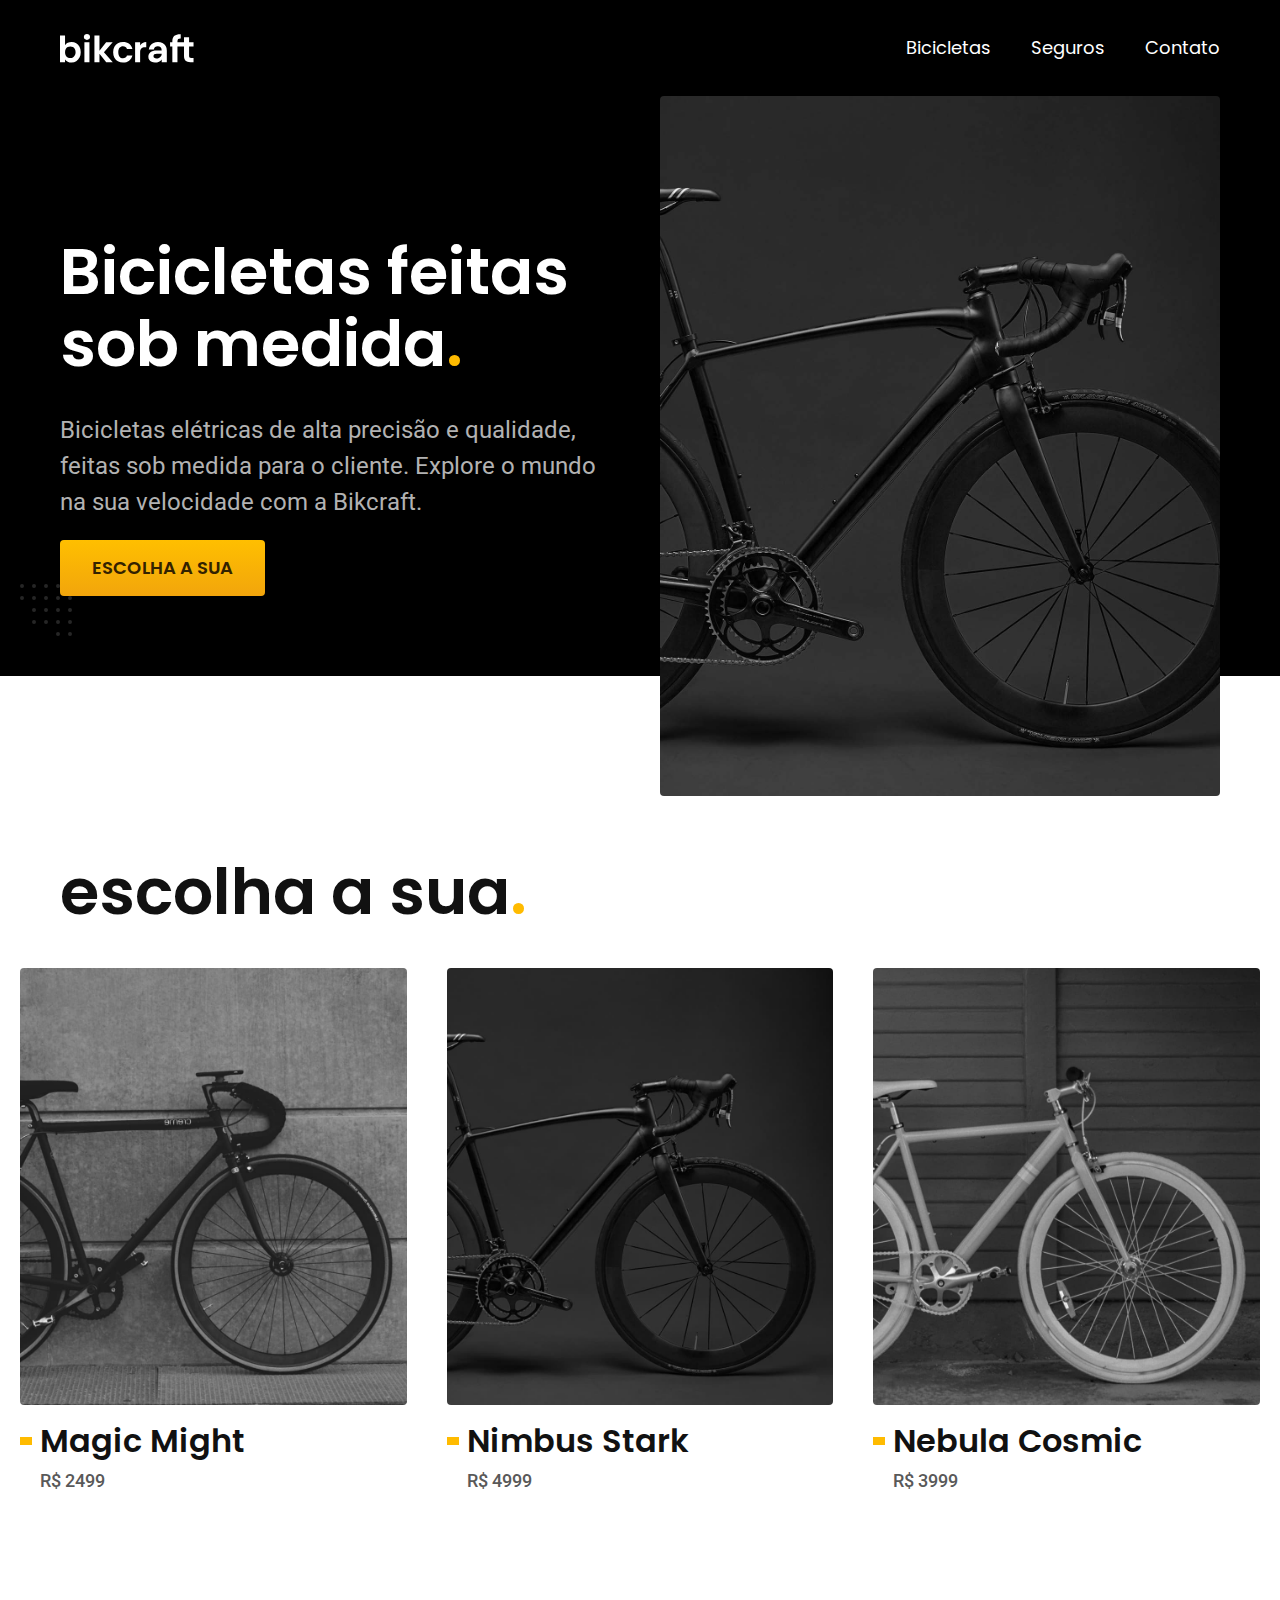
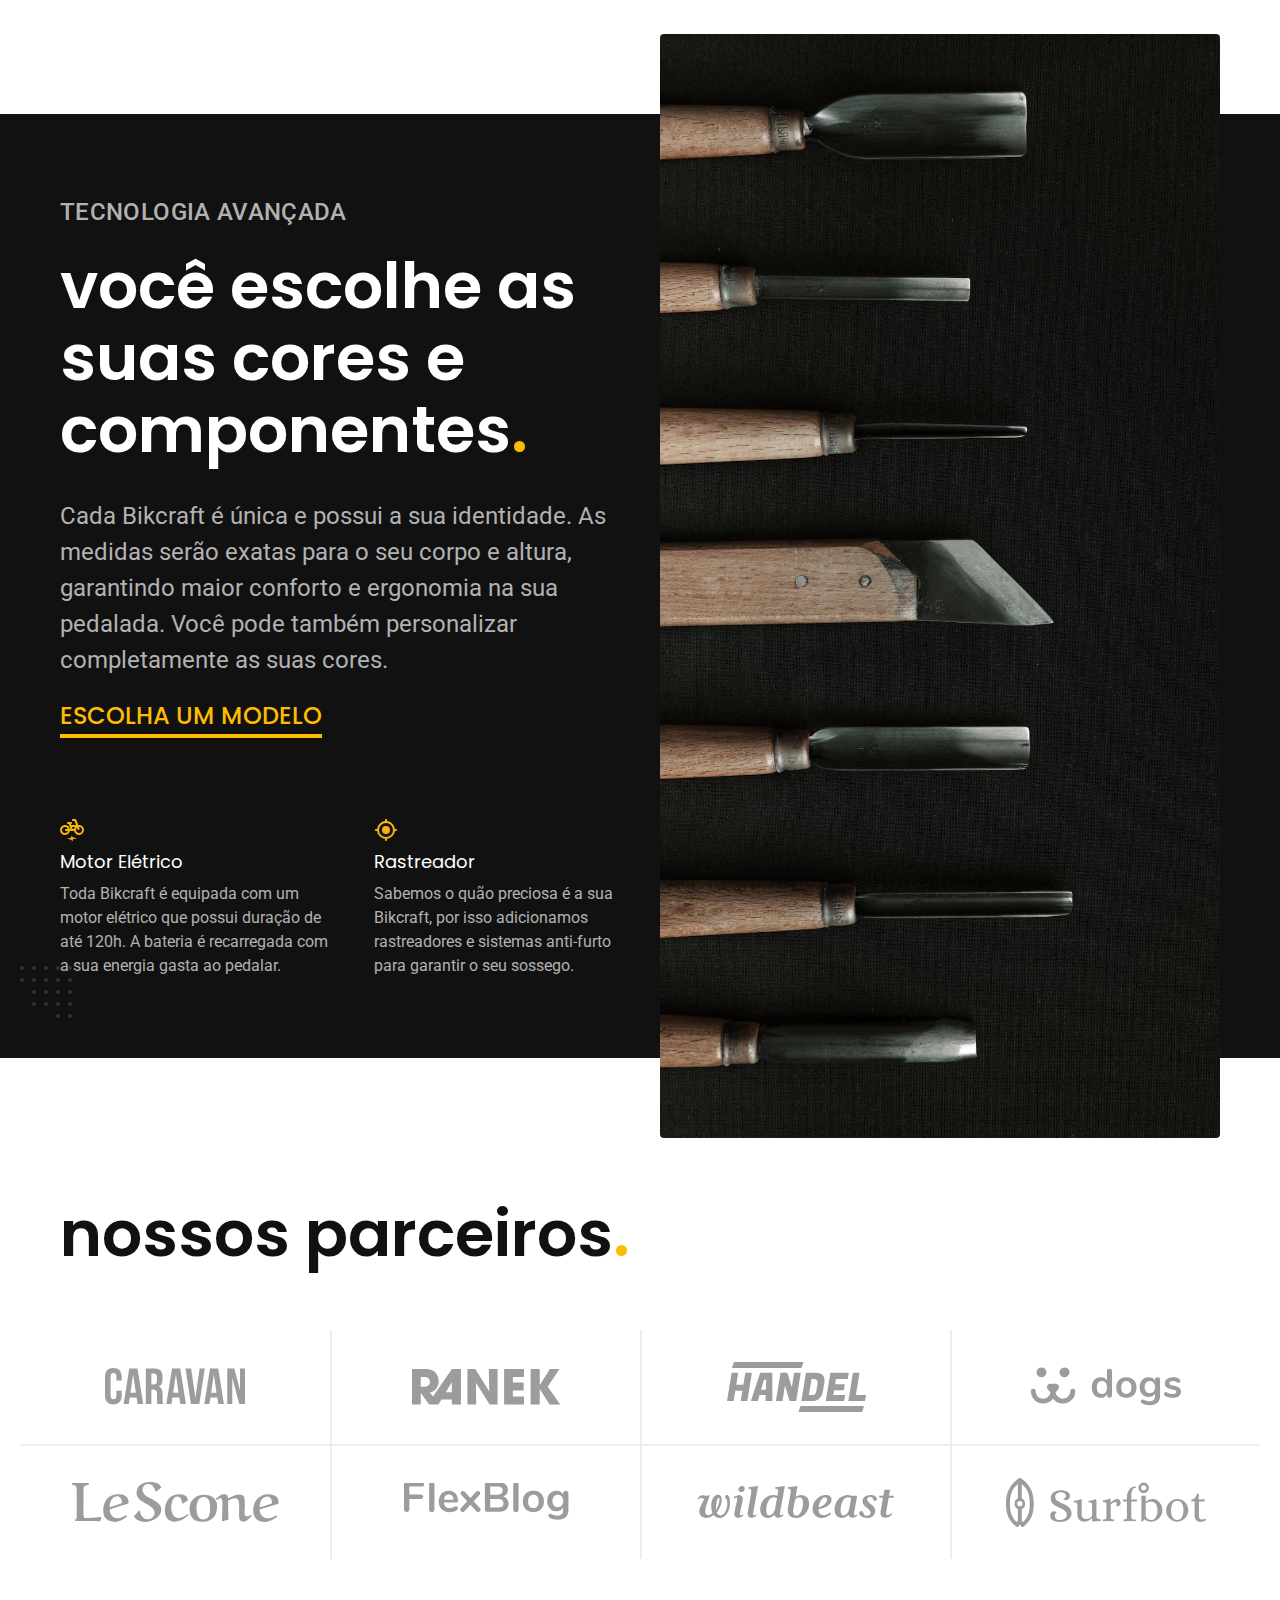
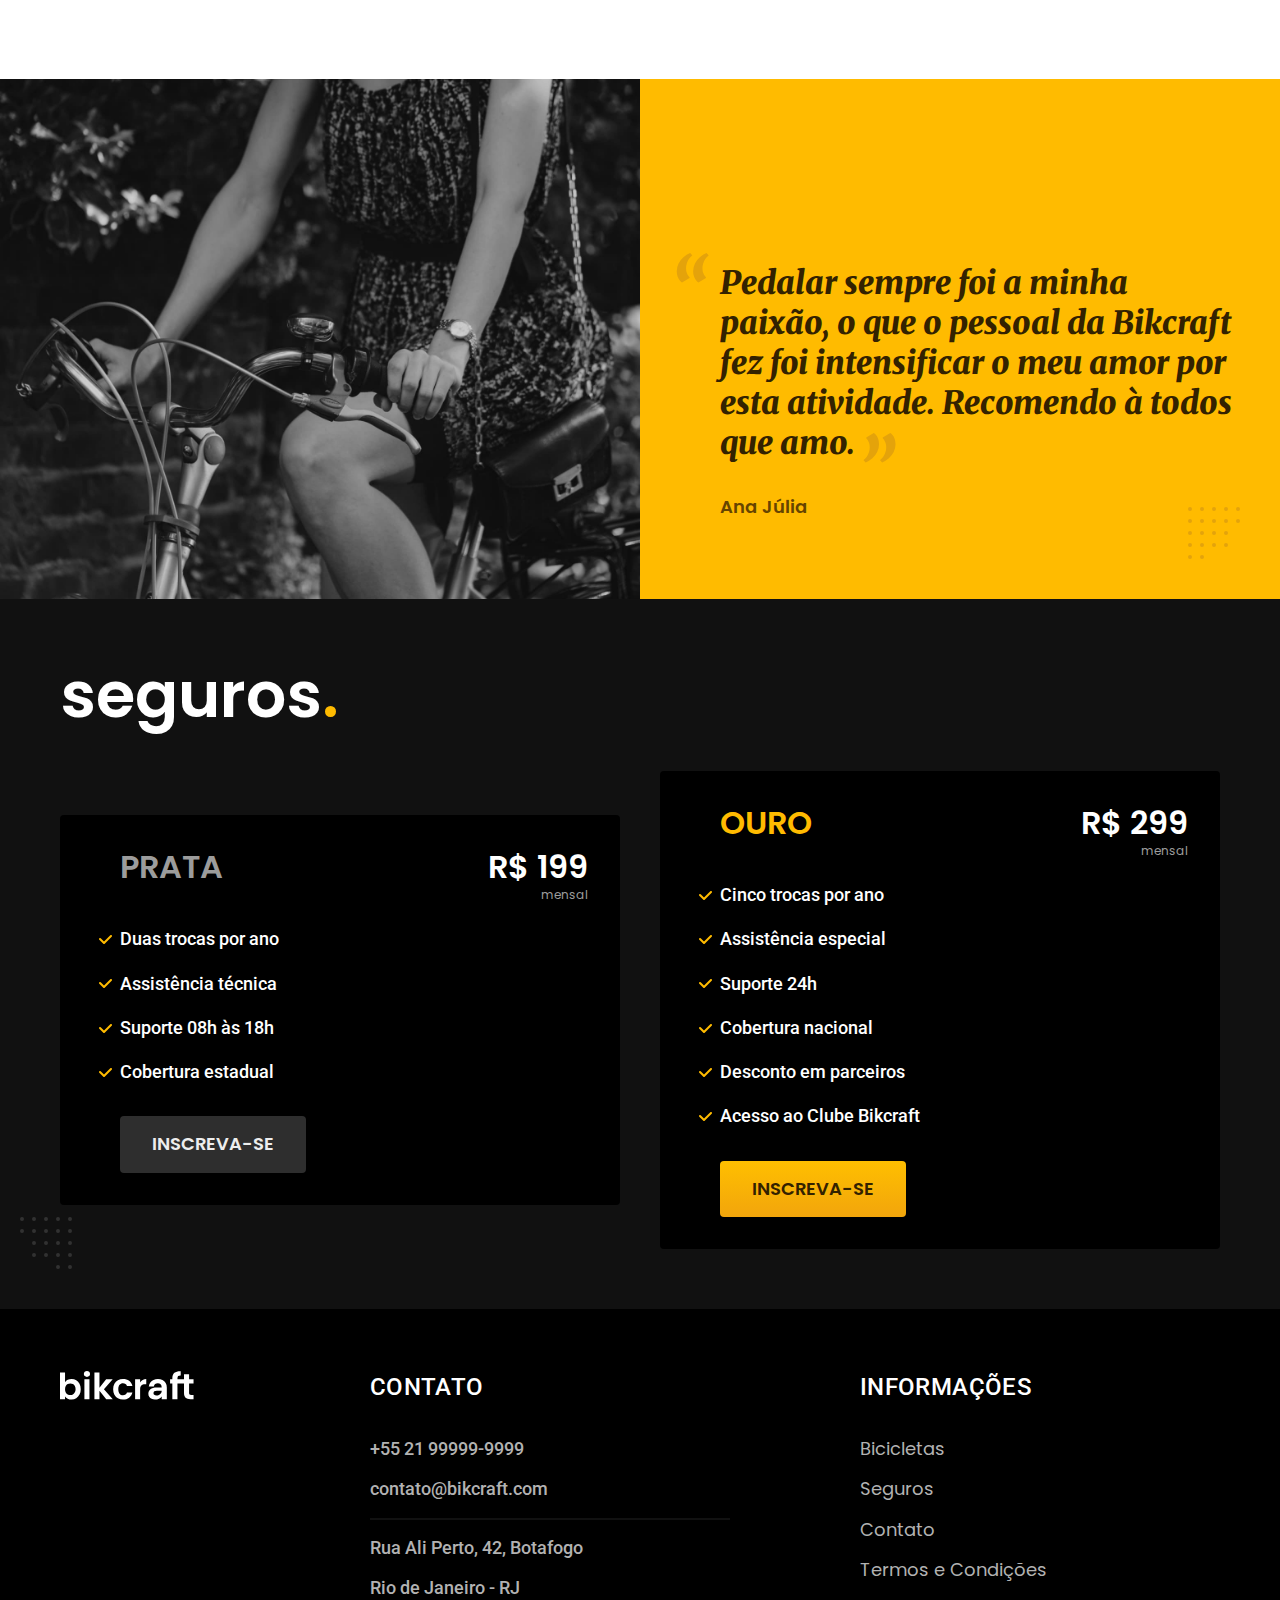
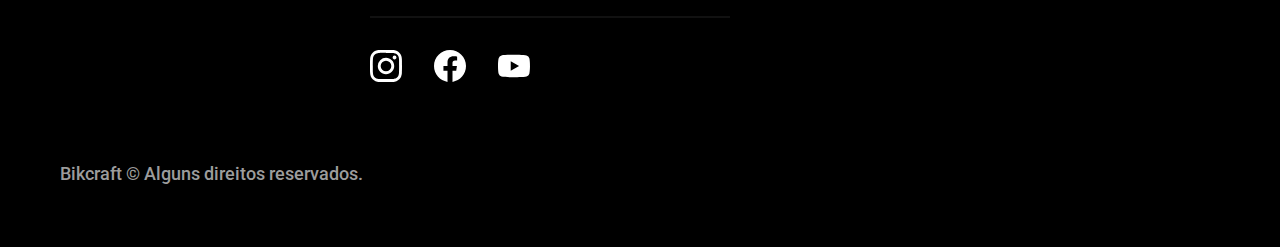
<file: index.html>
<!DOCTYPE html>
<html lang="pt-br">

<head>
  <meta charset="UTF-8">
  <meta name="viewport" content="width=device-width, initial-scale=1.0">

  <title>Bikcraft - Bicicletas Elétricas</title>
  <meta name="description" content="Bicicletas elétricas de alta precisão e qualidade,  feitas sob medida para o cliente. Explore o mundo na sua velocidade com a Bikcraft.">

  <link rel="icon" href="./favicon.svg" type="image/svg+xml">
  <link rel="preload" href="./CSS/style.css" as="style">
  <link rel="stylesheet" href="./CSS/style.css">

  <link rel="preconnect" href="https://fonts.googleapis.com">
  <link rel="preconnect" href="https://fonts.gstatic.com" crossorigin>
  <link href="https://fonts.googleapis.com/css2?family=Poppins:wght@400;600&family=Roboto:wght@400;500&display=swap" rel="stylesheet">
  <link href="https://fonts.googleapis.com/css2?family=Merriweather:ital,wght@1,900&display=swap" rel="stylesheet">

</head>

<body>
  <header class="header-bg">
    <div class="header container">
      <a href="./">
        <img src="./img/bikcraft.svg" alt="Bikcraft">
      </a>
      <nav aria-label="primaria">
        <ul class="header-menu font-1-m cor-0">
          <li><a href="./bicicletas.html">Bicicletas</a></li>
          <li><a href="./seguros.html">Seguros</a></li>
          <li><a href="./contato.html">Contato</a></li>
        </ul>
      </nav>
    </div>
  </header>

  <main class="introducao-bg">
    <div class="introducao container">
      <div class="introducao-conteudo">
        <h1 class="font-1-xxl cor-0">Bicicletas feitas sob medida<span class="cor-p1">.</span></h1>
        <p class="font-2-l cor-5">Bicicletas elétricas de alta precisão e qualidade, feitas sob medida para o cliente. Explore o mundo na sua velocidade com a Bikcraft.</p>
        <a class="botao" href="./bicicletas.html">Escolha a sua</a>
      </div>
      <picture>
        <source media="(max-width: 800px)" srcset="./img/bicicletas/nimbus.jpg">
        <img src="./img/fotos/introducao.jpg" alt="Bicicleta elétrica preta.">
      </picture>
    </div>
  </main>

  <article class="bicicletas-lista">
    <h2 class="container font-1-xxl">escolha a sua<span class="cor-p1">.</span></h2>
    <ul>
      <li>
        <a href="./bicicletas/magic.html">
          <img src="./img/bicicletas/magic-home.jpg" alt="Bicicleta preta">
          <h3 class="font-1-xl">Magic Might</h3>
          <span class="font-2-m cor-8">R$ 2499</span>
        </a>
      </li>
      <li>
        <a href="./bicicletas/nimbus.html">
          <img src="./img/bicicletas/nimbus-home.jpg" alt="Bicicleta preta">
          <h3 class="font-1-xl">Nimbus Stark</h3>
          <span class="font-2-m cor-8">R$ 4999</span>
        </a>
      </li>
      <li>
        <a href="./bicicletas/nebula.html">
          <img src="./img/bicicletas/nebula-home.jpg" alt="Bicicleta preta">
          <h3 class="font-1-xl">Nebula Cosmic</h3>
          <span class="font-2-m cor-8">R$ 3999</span>
        </a>
      </li>
    </ul>
  </article>

  <article class="tecnologia-bg">
    <div class="tecnologia container">
      <div class="tecnologia-conteudo">
        <span class="font-2-l-b cor-5">Tecnologia Avançada</span>
        <h2 class="font-1-xxl cor-0">você escolhe as suas cores e componentes<span class="cor-p1">.</span></h2>
        <p class="font-2-l cor-5">Cada Bikcraft é única e possui a sua identidade. As medidas serão exatas para o seu corpo e altura, garantindo maior conforto e ergonomia na sua pedalada. Você pode também personalizar completamente as suas cores.</p>
        <a class="link" href="./bicicletas.html">Escolha um modelo</a>
        <div class="tecnologia-vantagens">
          <div>
            <img src="./img/icones/eletrica.svg" alt="">
            <h3 class="font-1-m cor-0">Motor Elétrico</h3>
            <p class="font-2-s cor-5">Toda Bikcraft é equipada com um motor elétrico que possui duração de até 120h. A bateria é recarregada com a sua energia gasta ao pedalar.</p>
          </div>

          <div>
            <img src="./img/icones/rastreador.svg" alt="">
            <h3 class="font-1-m cor-0">Rastreador</h3>
            <p class="font-2-s cor-5">Sabemos o quão preciosa é a sua Bikcraft, por isso adicionamos rastreadores e sistemas anti-furto para garantir o seu sossego.</p>
          </div>
        </div>
      </div>
      <div class="tecnologia-imagem">
        <img src="./img/fotos/tecnologia.jpg" alt="">
      </div>
    </div>
  </article>

  <section class="parceiros" aria-label="Nossos Parceiros">
    <h2 class="container font-1-xxl">nossos parceiros<span class="cor-p1">.</span></h2>
    <ul>
      <li><img src="./img/parceiros/caravan.svg" alt="caravan"></li>
      <li><img src="./img/parceiros/ranek.svg" alt="ranek"></li>
      <li><img src="./img/parceiros/handel.svg" alt="handel"></li>
      <li><img src="./img/parceiros/dogs.svg" alt="dogs"></li>
      <li><img src="./img/parceiros/lescone.svg" alt="lescone"></li>
      <li><img src="./img/parceiros/flexblog.svg" alt="flexblog"></li>
      <li><img src="./img/parceiros/wildbeast.svg" alt="wildbeast"></li>
      <li><img src="./img/parceiros/surfbot.svg" alt="surfbot.svg"></li>
    </ul>
  </section>

  <section class="depoimento" aria-label="Depoimento">
    <div>
      <img src="./img/fotos/depoimento.jpg" alt="Pessoa pedalando uma bicicleta Bikcraft">
    </div>
    <div class="depoimento-conteudo">
      <blockquote class="font-1-xl cor-p5">
        <p>Pedalar sempre foi a minha paixão, o que o pessoal da Bikcraft fez foi intensificar o meu amor por esta atividade. Recomendo à todos que amo.</p>
      </blockquote>
      <span class="font-1-m-b cor-p4">Ana Júlia</span>
    </div>
  </section>

  <article class="seguros-bg">
    <div class="seguros container">
      <h2 class="font-1-xxl cor-0">seguros<span class="cor-p1">.</span></h2>

      <div class="seguros-item">
        <h3 class="font-1-xl cor-6">PRATA</h3>
        <span class="font-1-xl cor-0">R$ 199<span class="font-1-xs cor-6">mensal</span></span>
        <ul class="font-2-m cor-0">
          <li>Duas trocas por ano</li>
          <li>Assistência técnica</li>
          <li>Suporte 08h às 18h</li>
          <li>Cobertura estadual</li>
        </ul>
        <a class="botao secundario" href="./orcamento.html">Inscreva-se</a>
      </div>

      <div class="seguros-item">
        <h3 class="font-1-xl cor-p1">OURO</h3>
        <span class="font-1-xl cor-0">R$ 299<span class="font-1-xs cor-6">mensal</span></span>
        <ul class="font-2-m cor-0">
          <li>Cinco trocas por ano</li>
          <li>Assistência especial</li>
          <li>Suporte 24h</li>
          <li>Cobertura nacional</li>
          <li>Desconto em parceiros</li>
          <li>Acesso ao Clube Bikcraft</li>
        </ul>
        <a class="botao" href="./orcamento.html">Inscreva-se</a>
      </div>

    </div>
  </article>

  <footer class="footer-bg">
    <div class="footer container">
      <img src="./img/bikcraft.svg" alt="Bikcraft">
      <div class="footer-contato">
        <h3 class="font-2-l-b cor-0">Contato</h3>
        <ul class="font-2-m cor-5">
          <li><a href="tel:+5599999999999">+55 21 99999-9999</a></li>
          <li><a href="mailto:contato@bikcraft.com">contato@bikcraft.com</a></li>
          <li>Rua Ali Perto, 42, Botafogo</li>
          <li>Rio de Janeiro - RJ</li>
        </ul>

        <div class="footer-redes">
          <a href="./">
            <img src="./img/redes/instagram.svg" alt="Instagram">
          </a>
          <a href="./">
            <img src="./img/redes/facebook.svg" alt="Facebook">
          </a>
          <a href="./">
            <img src="./img/redes/youtube.svg" alt="YouTube">
          </a>
        </div>
      </div>
      <div class="footer-informacoes">
        <h3 class="font-2-l-b cor-0">Informações</h3>
        <nav>
          <ul class="font-1-m cor-5">
            <li><a href="./bicicletas.html">Bicicletas</a></li>
            <li><a href="./seguros.html">Seguros</a></li>
            <li><a href="./contato.html">Contato</a></li>
            <li><a href="./termos.html">Termos e Condições</a></li>
          </ul>
        </nav>
      </div>
      <p class="footer-copy font-2-m cor-6">Bikcraft © Alguns direitos reservados.</p>
    </div>
  </footer>

  <script src="./js/script.js"></script>
</body>

</html>
</file>
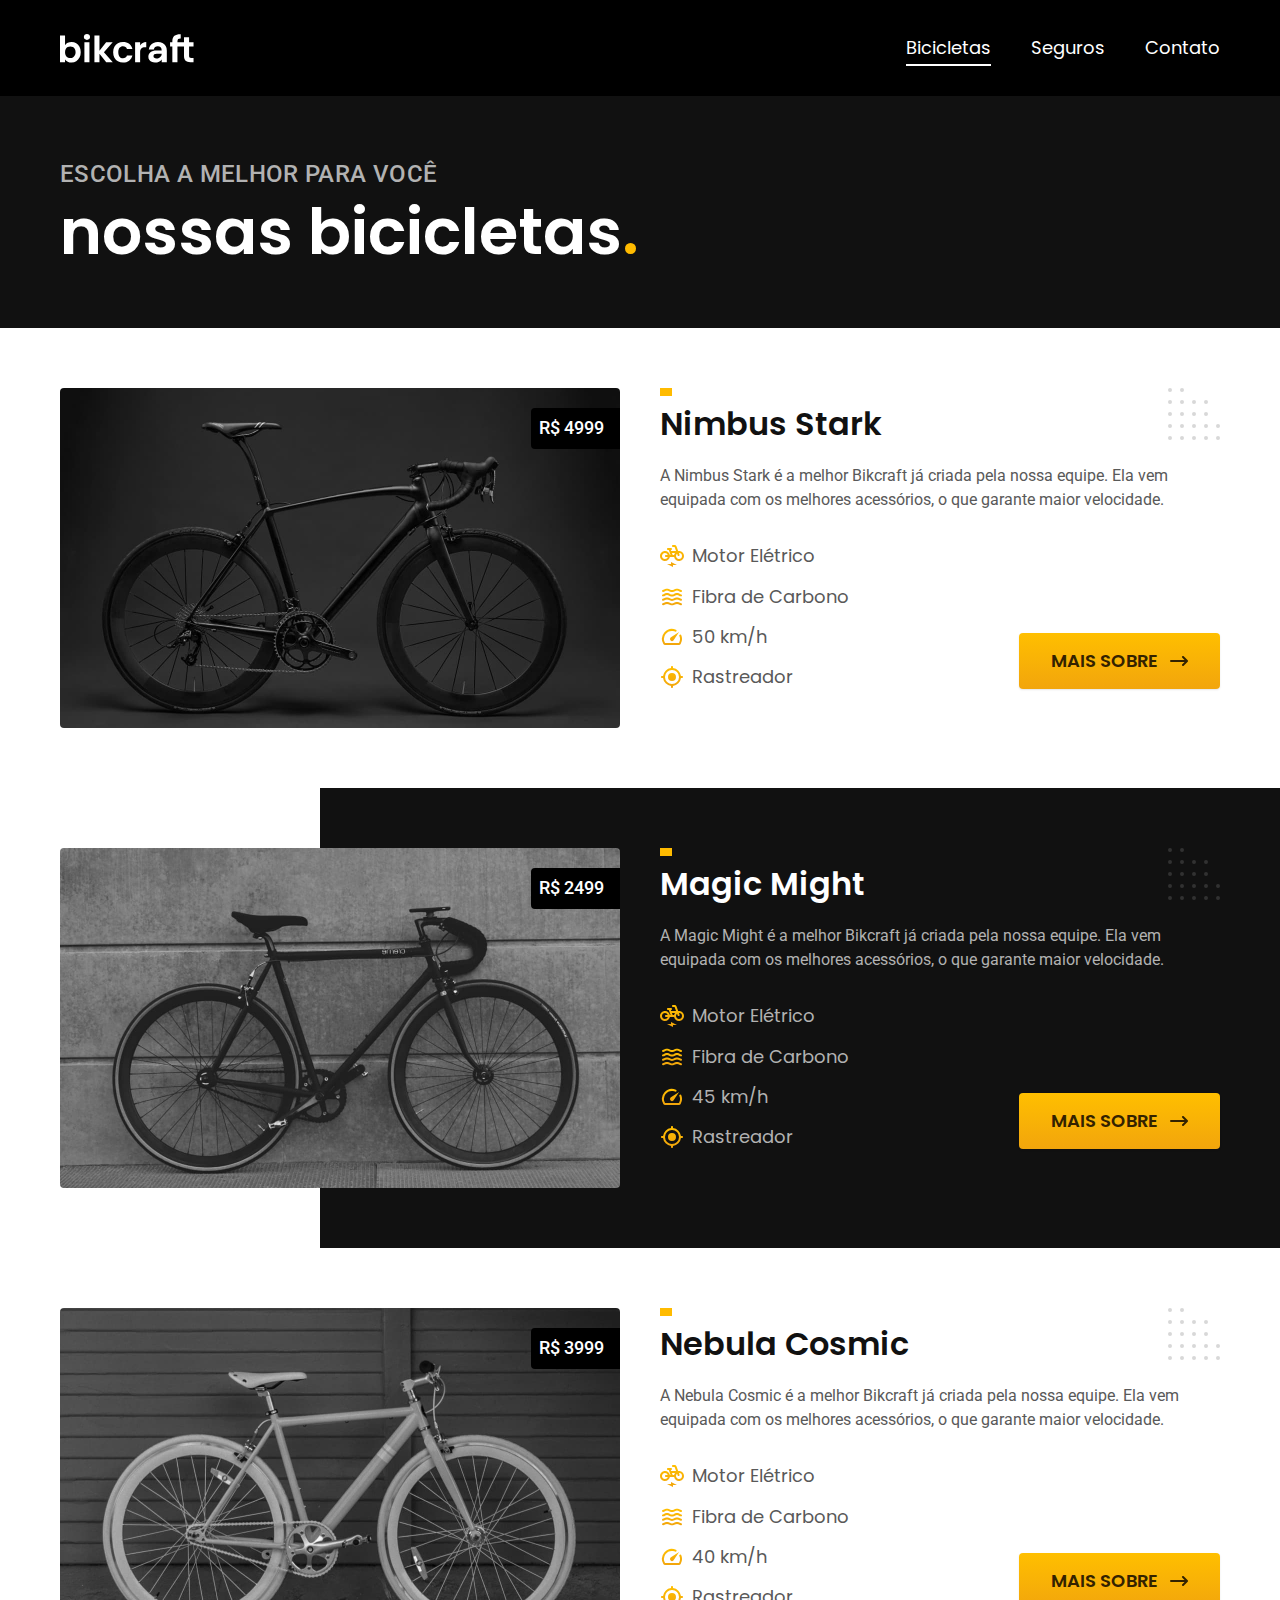
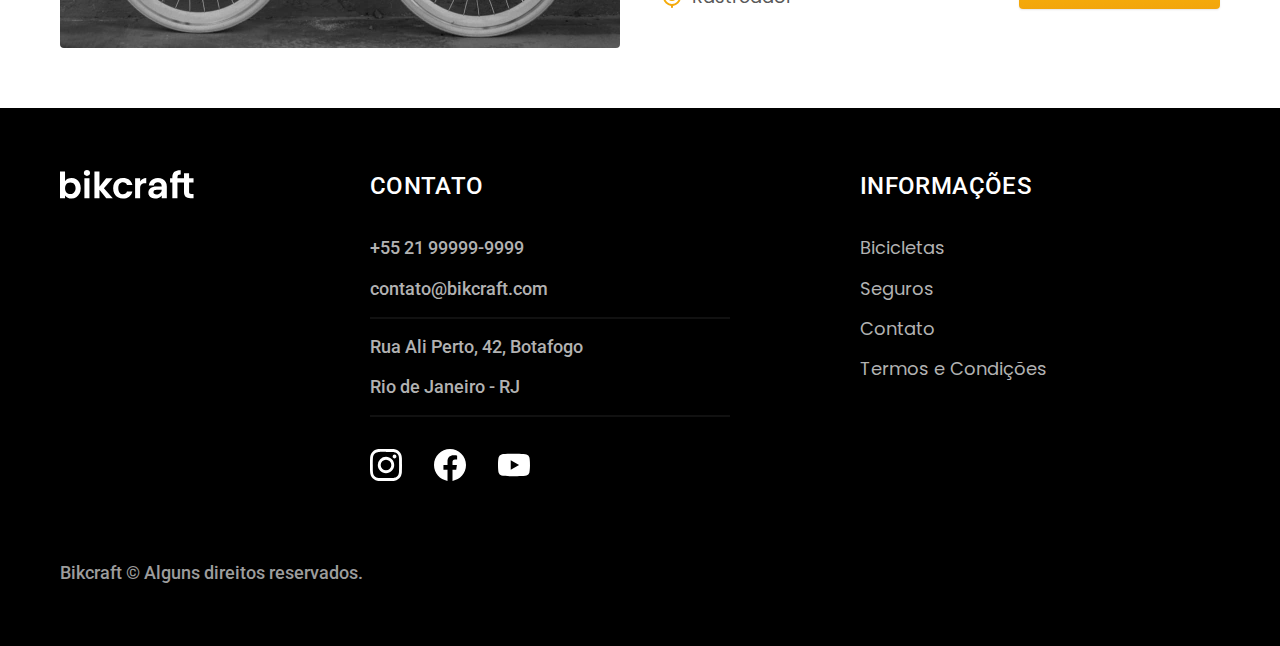
<file: bicicletas.html>
<!DOCTYPE html>
<html lang="pt-br">

<head>
  <meta charset="UTF-8">
  <meta name="viewport" content="width=device-width, initial-scale=1.0">

  <title>Bicicletas | Bikcraft</title>
  <meta name="description" content="Termos e condições.">

  <link rel="icon" href="./favicon.svg" type="image/svg+xml">
  <link rel="preload" href="./CSS/style.css" as="style">
  <link rel="stylesheet" href="./CSS/style.css">

  <link rel="preconnect" href="https://fonts.googleapis.com">
  <link rel="preconnect" href="https://fonts.gstatic.com" crossorigin>
  <link href="https://fonts.googleapis.com/css2?family=Poppins:wght@400;600&family=Roboto:wght@400;500&display=swap" rel="stylesheet">
  <link href="https://fonts.googleapis.com/css2?family=Merriweather:ital,wght@1,900&display=swap" rel="stylesheet">

</head>

<body id="bicicletas">
  <header class="header-bg">
    <div class="header container">
      <a href="./">
        <img src="./img/bikcraft.svg" alt="Bikcraft">
      </a>
      <nav aria-label="primaria">
        <ul class="header-menu font-1-m cor-0">
          <li><a href="./bicicletas.html">Bicicletas</a></li>
          <li><a href="./seguros.html">Seguros</a></li>
          <li><a href="./contato.html">Contato</a></li>
        </ul>
      </nav>
    </div>
  </header>

  <main>
    <div class="titulo-bg">
      <div class="titulo container">
        <p class="font-2-l-b cor-5">Escolha a melhor para você</p>
        <h1 class="font-1-xxl cor-0">nossas bicicletas<span class="cor-p1">.</span></h1>
      </div>
    </div>

    <div class="bicicletas container">
      <div class="bicicletas-imagem">
        <img src="./img/bicicletas/nimbus.jpg" alt="Bicicleta preta">
        <span class="font-2-m cor-0">R$ 4999</span>
      </div>
      <div class="bicicletas-conteudo">
        <h2 class="font-1-xl">Nimbus Stark</h2>
        <p class="font-2-s cor-8">A Nimbus Stark é a melhor Bikcraft já criada pela nossa equipe. Ela vem equipada com os melhores acessórios, o que garante maior velocidade.</p>
        <ul class="font-1-m cor-8">
          <li>
            <img src="./img/icones/eletrica.svg" alt="">
            Motor Elétrico
          </li>
          <li>
            <img src="./img/icones/carbono.svg" alt="">
            Fibra de Carbono
          </li>
          <li>
            <img src="./img/icones/velocidade.svg" alt="">
            50 km/h
          </li>
          <li>
            <img src="./img/icones/rastreador.svg" alt="">
            Rastreador
          </li>
        </ul>
        <a class="botao seta" href="./bicicletas/nimbus.html">Mais Sobre</a>
      </div>
    </div>

    <div class="bicicletas-bg">
      <div class="bicicletas container">
        <div class="bicicletas-imagem">
          <img src="./img/bicicletas/magic.jpg" alt="Bicicleta preta">
          <span class="font-2-m cor-0">R$ 2499</span>
        </div>
        <div class="bicicletas-conteudo">
          <h2 class="font-1-xl cor-0">Magic Might</h2>
          <p class="font-2-s cor-5">A Magic Might é a melhor Bikcraft já criada pela nossa equipe. Ela vem equipada com os melhores acessórios, o que garante maior velocidade.</p>
          <ul class="font-1-m cor-5">
            <li>
              <img src="./img/icones/eletrica.svg" alt="">
              Motor Elétrico
            </li>
            <li>
              <img src="./img/icones/carbono.svg" alt="">
              Fibra de Carbono
            </li>
            <li>
              <img src="./img/icones/velocidade.svg" alt="">
              45 km/h
            </li>
            <li>
              <img src="./img/icones/rastreador.svg" alt="">
              Rastreador
            </li>
          </ul>
          <a class="botao seta" href="./bicicletas/magic.html">Mais Sobre</a>
        </div>
      </div>
    </div>

    <div class="bicicletas container">
      <div class="bicicletas-imagem">
        <img src="./img/bicicletas/nebula.jpg" alt="Bicicleta preta">
        <span class="font-2-m cor-0">R$ 3999</span>
      </div>
      <div class="bicicletas-conteudo">
        <h2 class="font-1-xl">Nebula Cosmic</h2>
        <p class="font-2-s cor-8">A Nebula Cosmic é a melhor Bikcraft já criada pela nossa equipe. Ela vem equipada com os melhores acessórios, o que garante maior velocidade.</p>
        <ul class="font-1-m cor-8">
          <li>
            <img src="./img/icones/eletrica.svg" alt="">
            Motor Elétrico
          </li>
          <li>
            <img src="./img/icones/carbono.svg" alt="">
            Fibra de Carbono
          </li>
          <li>
            <img src="./img/icones/velocidade.svg" alt="">
            40 km/h
          </li>
          <li>
            <img src="./img/icones/rastreador.svg" alt="">
            Rastreador
          </li>
        </ul>
        <a class="botao seta" href="./bicicletas/nebula.html">Mais Sobre</a>
      </div>
    </div>

  </main>

  <footer class="footer-bg">
    <div class="footer container">
      <img src="./img/bikcraft.svg" alt="Bikcraft">
      <div class="footer-contato">
        <h3 class="font-2-l-b cor-0">Contato</h3>
        <ul class="font-2-m cor-5">
          <li><a href="tel:+5599999999999">+55 21 99999-9999</a></li>
          <li><a href="mailto:contato@bikcraft.com">contato@bikcraft.com</a></li>
          <li>Rua Ali Perto, 42, Botafogo</li>
          <li>Rio de Janeiro - RJ</li>
        </ul>

        <div class="footer-redes">
          <a href="./">
            <img src="./img/redes/instagram.svg" alt="Instagram">
          </a>
          <a href="./">
            <img src="./img/redes/facebook.svg" alt="Facebook">
          </a>
          <a href="./">
            <img src="./img/redes/youtube.svg" alt="YouTube">
          </a>
        </div>
      </div>
      <div class="footer-informacoes">
        <h3 class="font-2-l-b cor-0">Informações</h3>
        <nav>
          <ul class="font-1-m cor-5">
            <li><a href="./bicicletas.html">Bicicletas</a></li>
            <li><a href="./seguros.html">Seguros</a></li>
            <li><a href="./contato.html">Contato</a></li>
            <li><a href="./termos.html">Termos e Condições</a></li>
          </ul>
        </nav>
      </div>
      <p class="footer-copy font-2-m cor-6">Bikcraft © Alguns direitos reservados.</p>
    </div>
  </footer>

  <script src="./js/script.js"></script>
</body>

</html>
</file>
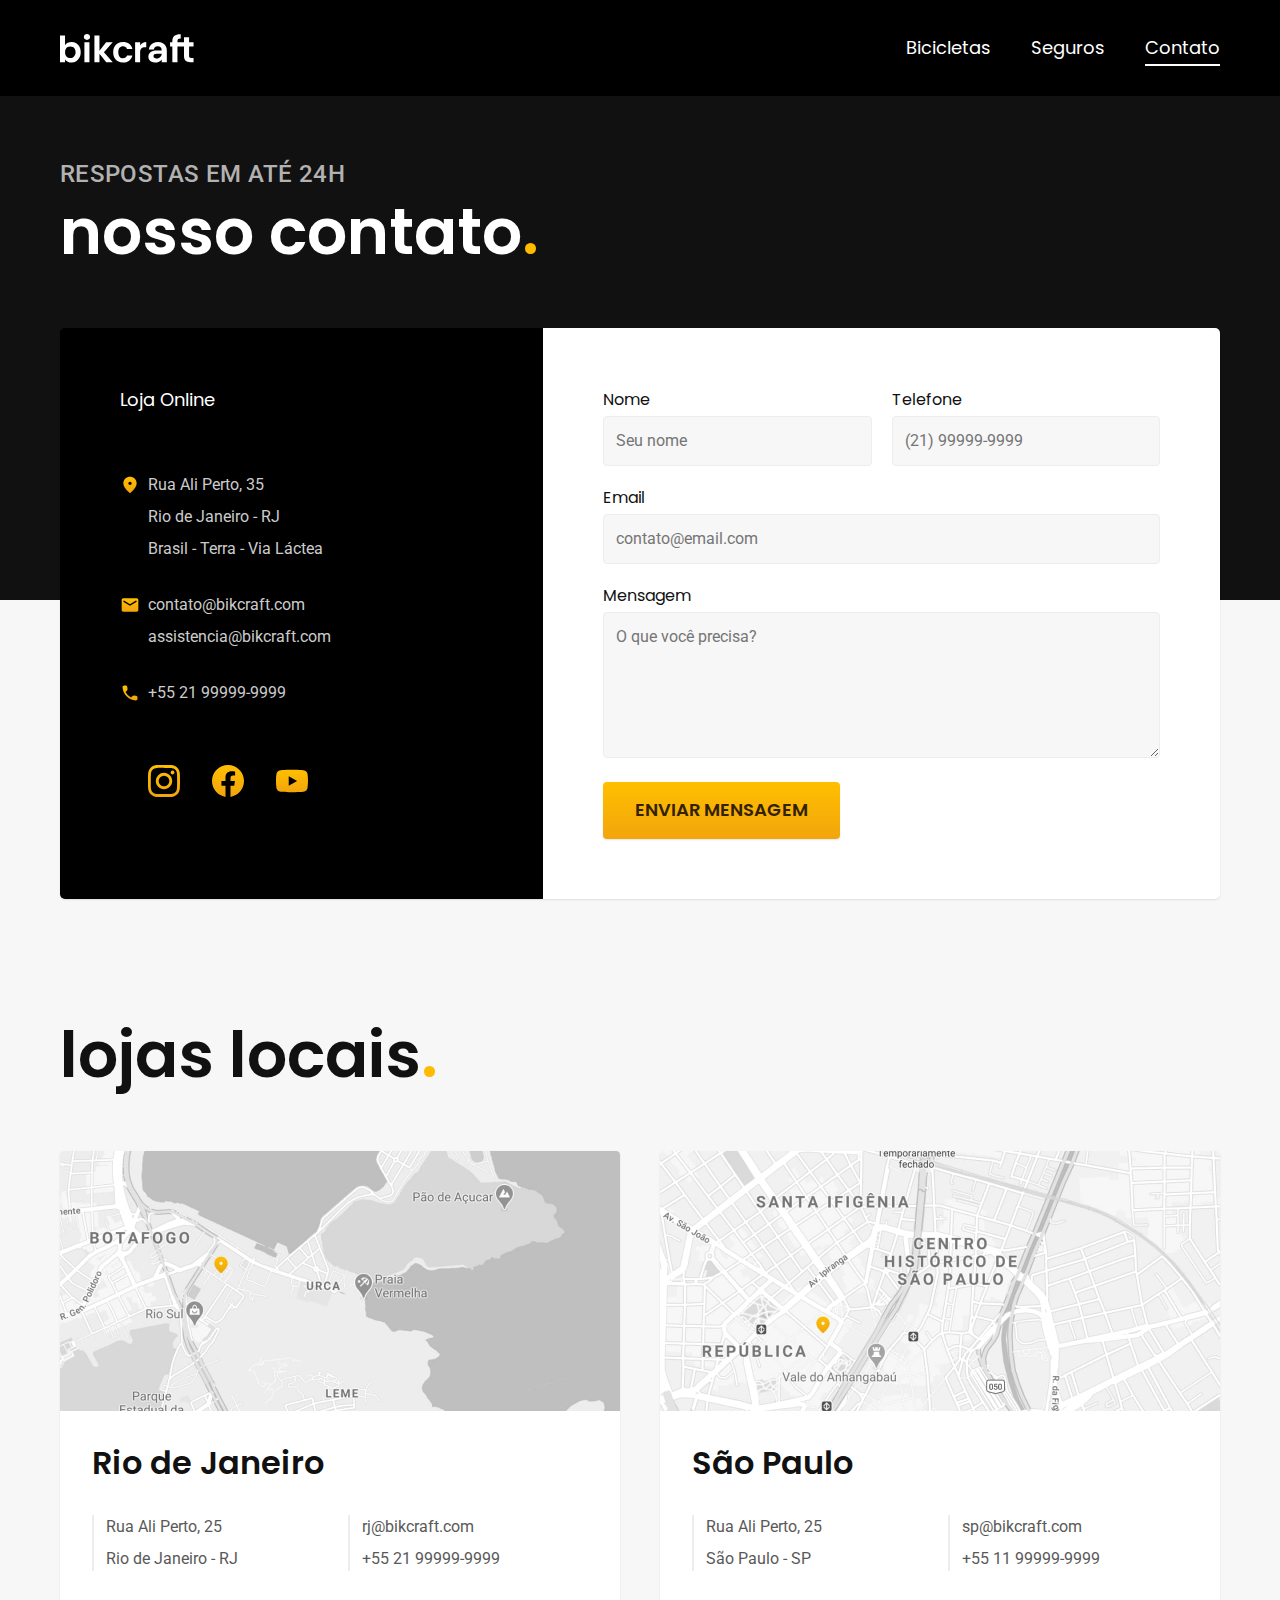
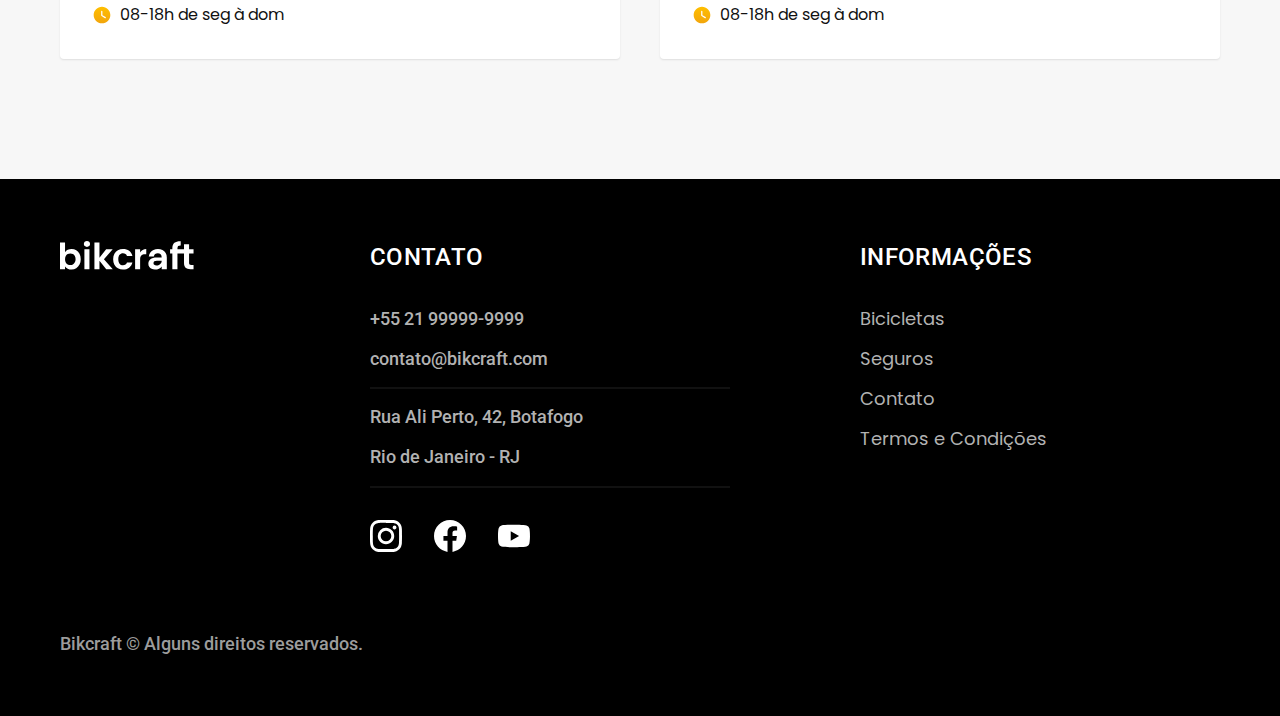
<file: contato.html>
<!DOCTYPE html>
<html lang="pt-br">

<head>
  <meta charset="UTF-8">
  <meta name="viewport" content="width=device-width, initial-scale=1.0">

  <title>Contato | Bikcraft</title>
  <meta name="description" content="Termos e condições.">

  <link rel="icon" href="./favicon.svg" type="image/svg+xml">
  <link rel="preload" href="./CSS/style.css" as="style">
  <link rel="stylesheet" href="./CSS/style.css">

  <link rel="preconnect" href="https://fonts.googleapis.com">
  <link rel="preconnect" href="https://fonts.gstatic.com" crossorigin>
  <link href="https://fonts.googleapis.com/css2?family=Poppins:wght@400;600&family=Roboto:wght@400;500&display=swap" rel="stylesheet">
  <link href="https://fonts.googleapis.com/css2?family=Merriweather:ital,wght@1,900&display=swap" rel="stylesheet">

</head>

<body id="contato">
  <header class="header-bg">
    <div class="header container">
      <a href="./">
        <img src="./img/bikcraft.svg" alt="Bikcraft">
      </a>
      <nav aria-label="primaria">
        <ul class="header-menu font-1-m cor-0">
          <li><a href="./bicicletas.html">Bicicletas</a></li>
          <li><a href="./seguros.html">Seguros</a></li>
          <li><a href="./contato.html">Contato</a></li>
        </ul>
      </nav>
    </div>
  </header>

  <main>
    <div class="titulo-bg">
      <div class="titulo container">
        <p class="font-2-l-b cor-5">Respostas em até 24h</p>
        <h1 class="font-1-xxl cor-0">nosso contato<span class="cor-p1">.</span></h1>
      </div>
    </div>

    <div class="contato container">
      <section class="contato-dados" aria-label="Endereço">
        <h2 class="font-1-m cor-0">Loja Online</h2>
        <div class="contato-endereco font-2-s cor-4">
          <p>Rua Ali Perto, 35</p>
          <p>Rio de Janeiro - RJ</p>
          <p>Brasil - Terra - Via Láctea</p>
        </div>
        <address class="contato-meios font-2-s cor-4">
          <a href="mailto:contato@bikcraft.com">contato@bikcraft.com</a>
          <a href="mailto:assistencia@bikcraft.com">assistencia@bikcraft.com</a>
          <a href="tel:+5521999999999">+55 21 99999-9999</a>
        </address>
        <div class="contato-redes">
          <a href="./">
            <img src="./img/redes/instagram-p.svg" alt="Instagram">
          </a>
          <a href="./">
            <img src="./img/redes/facebook-p.svg" alt="Facebook">
          </a>
          <a href="./">
            <img src="./img/redes/youtube-p.svg" alt="YouTube">
          </a>
        </div>
      </section>

      <section class="contato-formulario" aria-label="Formulário">
        <form class="form" action="./contato.html">
          <div>
            <label for="nome">Nome</label>
            <input type="text" id="nome" name="nome" placeholder="Seu nome">
          </div>
          <div>
            <label for="telefone">Telefone</label>
            <input type="text" id="telefone" name="telefone" placeholder="(21) 99999-9999">
          </div>
          <div class="col-2">
            <label for="email">Email</label>
            <input type="text" id="email" name="email" placeholder="contato@email.com">
          </div>
          <div class="col-2">
            <label for="mensagem">Mensagem</label>
            <textarea name="mensagem" id="mensagem" rows="5" placeholder="O que você precisa?"></textarea>
          </div>
          <button class="botao col-2">Enviar Mensagem</button>
        </form>
      </section>
    </div>
  </main>

  <article class="lojas container">
    <h2 class="font-1-xxl">lojas locais<span class="cor-p1">.</span></h2>
    <div class="lojas-item">
      <img src="./img/lojas/rj.jpg" alt="mapa marcando o endereço em Rua Ali Perto, 25 - Rio de Janeiro - RJ">
      <div class="loja-conteudo">
        <h3 class="font-1-xl">Rio de Janeiro</h3>
        <div class="lojas-dados font-2-s cor-8">
          <p>Rua Ali Perto, 25</p>
          <p>Rio de Janeiro - RJ</p>
        </div>
        <div class="lojas-dados font-2-s cor-8">
          <a href="mailto:rj@bikcraft.com">rj@bikcraft.com</a>
          <a href="tel:+5521999999999">+55 21 99999-9999</a>
        </div>
        <p class="lojas-tempo font-1-s"><img src="./img/icones/horario.svg" alt="">08-18h de seg à dom</p>
      </div>
    </div>

    <div class="lojas-item">
      <img src="./img/lojas/sp.jpg" alt="mapa marcando o endereço em Rua Ali Perto, 25 - São Paulo - SP">
      <div class="loja-conteudo">
        <h3 class="font-1-xl">São Paulo</h3>
        <div class="lojas-dados font-2-s cor-8">
          <p>Rua Ali Perto, 25</p>
          <p>São Paulo - SP</p>
        </div>
        <div class="lojas-dados font-2-s cor-8">
          <a href="mailto:sp@bikcraft.com">sp@bikcraft.com</a>
          <a href="tel:+5511999999999">+55 11 99999-9999</a>
        </div>
        <p class="lojas-tempo font-1-s"><img src="./img/icones/horario.svg" alt="">08-18h de seg à dom</p>
      </div>
    </div>
  </article>

  <footer class="footer-bg">
    <div class="footer container">
      <img src="./img/bikcraft.svg" alt="Bikcraft">
      <div class="footer-contato">
        <h3 class="font-2-l-b cor-0">Contato</h3>
        <ul class="font-2-m cor-5">
          <li><a href="tel:+5599999999999">+55 21 99999-9999</a></li>
          <li><a href="mailto:contato@bikcraft.com">contato@bikcraft.com</a></li>
          <li>Rua Ali Perto, 42, Botafogo</li>
          <li>Rio de Janeiro - RJ</li>
        </ul>

        <div class="footer-redes">
          <a href="./">
            <img src="./img/redes/instagram.svg" alt="Instagram">
          </a>
          <a href="./">
            <img src="./img/redes/facebook.svg" alt="Facebook">
          </a>
          <a href="./">
            <img src="./img/redes/youtube.svg" alt="YouTube">
          </a>
        </div>
      </div>
      <div class="footer-informacoes">
        <h3 class="font-2-l-b cor-0">Informações</h3>
        <nav>
          <ul class="font-1-m cor-5">
            <li><a href="./bicicletas.html">Bicicletas</a></li>
            <li><a href="./seguros.html">Seguros</a></li>
            <li><a href="./contato.html">Contato</a></li>
            <li><a href="./termos.html">Termos e Condições</a></li>
          </ul>
        </nav>
      </div>
      <p class="footer-copy font-2-m cor-6">Bikcraft © Alguns direitos reservados.</p>
    </div>
  </footer>

  <script src="./js/script.js"></script>
</body>

</html>
</file>
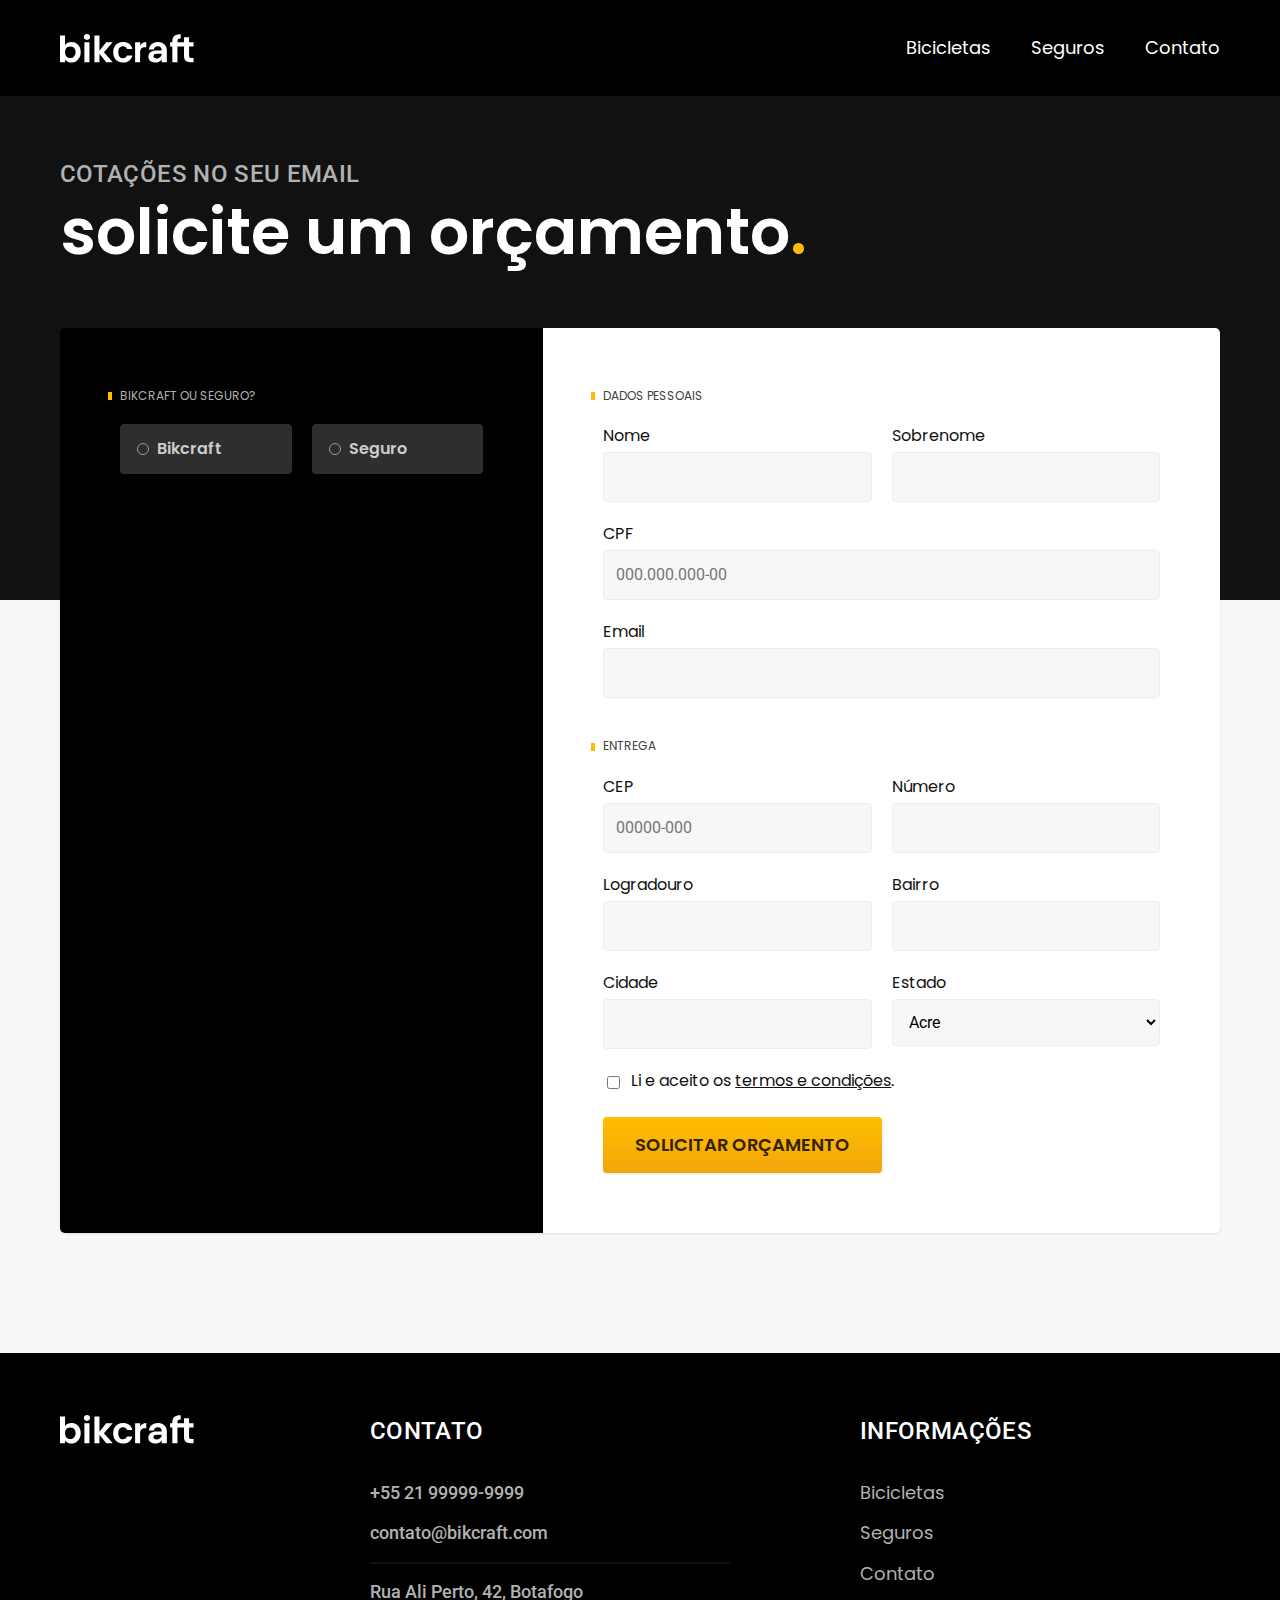
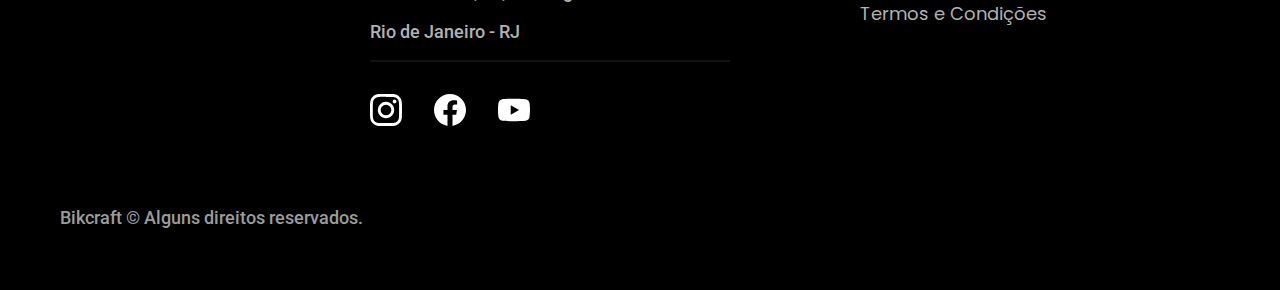
<file: orcamento.html>
<!DOCTYPE html>
<html lang="pt-br">

<head>
  <meta charset="UTF-8">
  <meta name="viewport" content="width=device-width, initial-scale=1.0">

  <title>Orçamento | Bikcraft</title>
  <meta name="description" content="Orçamento.">

  <link rel="icon" href="./favicon.svg" type="image/svg+xml">
  <link rel="preload" href="./CSS/style.css" as="style">
  <link rel="stylesheet" href="./CSS/style.css">

  <link rel="preconnect" href="https://fonts.googleapis.com">
  <link rel="preconnect" href="https://fonts.gstatic.com" crossorigin>
  <link href="https://fonts.googleapis.com/css2?family=Poppins:wght@400;600&family=Roboto:wght@400;500&display=swap" rel="stylesheet">
  <link href="https://fonts.googleapis.com/css2?family=Merriweather:ital,wght@1,900&display=swap" rel="stylesheet">

</head>

<body id="orcamento">
  <header class="header-bg">
    <div class="header container">
      <a href="./">
        <img src="./img/bikcraft.svg" alt="Bikcraft">
      </a>
      <nav aria-label="primaria">
        <ul class="header-menu font-1-m cor-0">
          <li><a href="./bicicletas.html">Bicicletas</a></li>
          <li><a href="./seguros.html">Seguros</a></li>
          <li><a href="./contato.html">Contato</a></li>
        </ul>
      </nav>
    </div>
  </header>

  <main>
    <div class="titulo-bg">
      <div class="titulo container">
        <p class="font-2-l-b cor-5">Cotações no seu email</p>
        <h1 class="font-1-xxl cor-0">solicite um orçamento<span class="cor-p1">.</span></h1>
      </div>
    </div>

    <form class="orcamento container" action="./">
      <div class="orcamento-produto">
        <h2 class="font-1-xs cor-5">Bikcraft ou Seguro?</h2>

        <input type="radio" name="tipo" value="bikcraft" id="bikcraft">
        <label for="bikcraft">Bikcraft</label>

        <input type="radio" name="tipo" value="seguro" id="seguro">
        <label for="seguro">Seguro</label>

        <div class="orcamento-conteudo" id="orcamento-bikcraft">
          <h2 class="font-1-xs cor-5">Escolha a sua</h2>

          <input type="radio" name="produto" value="nimbus" id="nimbus">
          <label for="nimbus">Nimbus Stark <span>R$ 4999</span></label>
          <div class="orcamento-detalhes">
            <ul class="font-1-xs cor-8">
              <li><img src="./img/icones/eletrica.svg" alt=""> Motor Elétrico</li>
              <li><img src="./img/icones/carbono.svg" alt=""> Fibra de Carbono</li>
              <li><img src="./img/icones/velocidade.svg" alt=""> 50 km/h</li>
              <li><img src="./img/icones/rastreador.svg" alt=""> Rastreador</li>
            </ul>
            <img src="./img/bicicletas/nimbus.jpg" alt="">
          </div>

          <input type="radio" name="produto" value="magic" id="magic">
          <label for="magic">Magic Might <span>R$ 2499</span></label>
          <div class="orcamento-detalhes">
            <ul class="font-1-xs cor-8">
              <li><img src="./img/icones/eletrica.svg" alt=""> Motor Elétrico</li>
              <li><img src="./img/icones/carbono.svg" alt=""> Fibra de Carbono</li>
              <li><img src="./img/icones/velocidade.svg" alt=""> 45 km/h</li>
              <li><img src="./img/icones/rastreador.svg" alt=""> Rastreador</li>
            </ul>
            <img src="./img/bicicletas/magic.jpg" alt="">
          </div>

          <input type="radio" name="produto" value="nebula" id="nebula">
          <label for="nebula">Nebula Cosmic <span>R$ 3999</span></label>
          <div class="orcamento-detalhes">
            <ul class="font-1-xs cor-8">
              <li><img src="./img/icones/eletrica.svg" alt=""> Motor Elétrico</li>
              <li><img src="./img/icones/carbono.svg" alt=""> Fibra de Carbono</li>
              <li><img src="./img/icones/velocidade.svg" alt=""> 40 km/h</li>
              <li><img src="./img/icones/rastreador.svg" alt=""> Rastreador</li>
            </ul>
            <img src="./img/bicicletas/nebula.jpg" alt="">
          </div>

        </div>

        <div class="orcamento-conteudo" id="orcamento-seguro">
          <h2 class="font-1-xs cor-5">Escolha plano</h2>

          <input type="radio" name="produto" value="prata" id="prata">
          <label for="prata">Prata<span>R$ 199</span></label>

          <input type="radio" name="produto" value="ouro" id="ouro">
          <label for="ouro">Ouro<span>R$ 299</span></label>

        </div>
      </div>

      <div class="orcamento-dados form">

        <h2 class="font-1-xs cor-9 col-2">dados pessoais</h2>
        <div>
          <label for="nome">Nome</label>
          <input type="text" id="nome" name="nome">
        </div>
        <div>
          <label for="sobrenome">Sobrenome</label>
          <input type="text" id="sobrenome" name="sobrenome">
        </div>
        <div class="col-2">
          <label for="cpf">CPF</label>
          <input type="text" id="cpf" name="cpf" placeholder="000.000.000-00">
        </div>
        <div class="col-2">
          <label for="email">Email</label>
          <input type="email" id="email" name="email">
        </div>

        <h2 class="font-1-xs cor-9 col-2">entrega</h2>
        <div>
          <label for="cep">CEP</label>
          <input type="text" id="cep" name="cep" placeholder="00000-000">
        </div>
        <div>
          <label for="numero">Número</label>
          <input type="text" id="numero" name="numero">
        </div>
        <div>
          <label for="logradouro">Logradouro</label>
          <input type="text" id="logradouro" name="logradouro">
        </div>
        <div>
          <label for="bairro">Bairro</label>
          <input type="text" id="bairro" name="bairro">
        </div>
        <div>
          <label for="cidade">Cidade</label>
          <input type="text" id="cidade" name="cidade">
        </div>
        <div>
          <label for="estado">Estado</label>
          <select id="estado" name="estado">
            <option value="AC">Acre</option>
            <option value="AL">Alagoas</option>
            <option value="AP">Amapá</option>
            <option value="AM">Amazonas</option>
            <option value="BA">Bahia</option>
            <option value="CE">Ceará</option>
            <option value="ES">Espírito Santo</option>
            <option value="GO">Goiás</option>
            <option value="MA">Maranhão</option>
            <option value="MT">Mato Grosso</option>
            <option value="MS">Mato Grosso do Sul</option>
            <option value="MG">Minas Gerais</option>
            <option value="PA">Pará</option>
            <option value="PB">Paraíba</option>
            <option value="PR">Paraná</option>
            <option value="PE">Pernambuco</option>
            <option value="PI">Piauí</option>
            <option value="RJ">Rio de Janeiro</option>
            <option value="RN">Rio Grande do Norte</option>
            <option value="RS">Rio Grande do Sul</option>
            <option value="RO">Rondônia</option>
            <option value="RR">Roraima</option>
            <option value="SC">Santa Catarina</option>
            <option value="SP">São Paulo</option>
            <option value="SE">Sergipe</option>
            <option value="TO">Tocantins</option>
            <option value="DF">Distrito Federal</option>
          </select>
        </div>

        <div id="check-termos" class="col-2">
          <input type="checkbox" id="termos" name="termos" value="termos" />
          <label for="termos">Li e aceito os <u>termos e condições</u>.</label>
        </div>
        <button class="botao col-2">Solicitar Orçamento</button>
      </div>
      </div>
    </form>
  </main>

  <footer class="footer-bg">
    <div class="footer container">
      <img src="./img/bikcraft.svg" alt="Bikcraft">
      <div class="footer-contato">
        <h3 class="font-2-l-b cor-0">Contato</h3>
        <ul class="font-2-m cor-5">
          <li><a href="tel:+5599999999999">+55 21 99999-9999</a></li>
          <li><a href="mailto:contato@bikcraft.com">contato@bikcraft.com</a></li>
          <li>Rua Ali Perto, 42, Botafogo</li>
          <li>Rio de Janeiro - RJ</li>
        </ul>

        <div class="footer-redes">
          <a href="./">
            <img src="./img/redes/instagram.svg" alt="Instagram">
          </a>
          <a href="./">
            <img src="./img/redes/facebook.svg" alt="Facebook">
          </a>
          <a href="./">
            <img src="./img/redes/youtube.svg" alt="YouTube">
          </a>
        </div>
      </div>
      <div class="footer-informacoes">
        <h3 class="font-2-l-b cor-0">Informações</h3>
        <nav>
          <ul class="font-1-m cor-5">
            <li><a href="./bicicletas.html">Bicicletas</a></li>
            <li><a href="./seguros.html">Seguros</a></li>
            <li><a href="./contato.html">Contato</a></li>
            <li><a href="./termos.html">Termos e Condições</a></li>
          </ul>
        </nav>
      </div>
      <p class="footer-copy font-2-m cor-6">Bikcraft © Alguns direitos reservados.</p>
    </div>
  </footer>

  <script src="./js/script.js"></script>
</body>

</html>
</file>
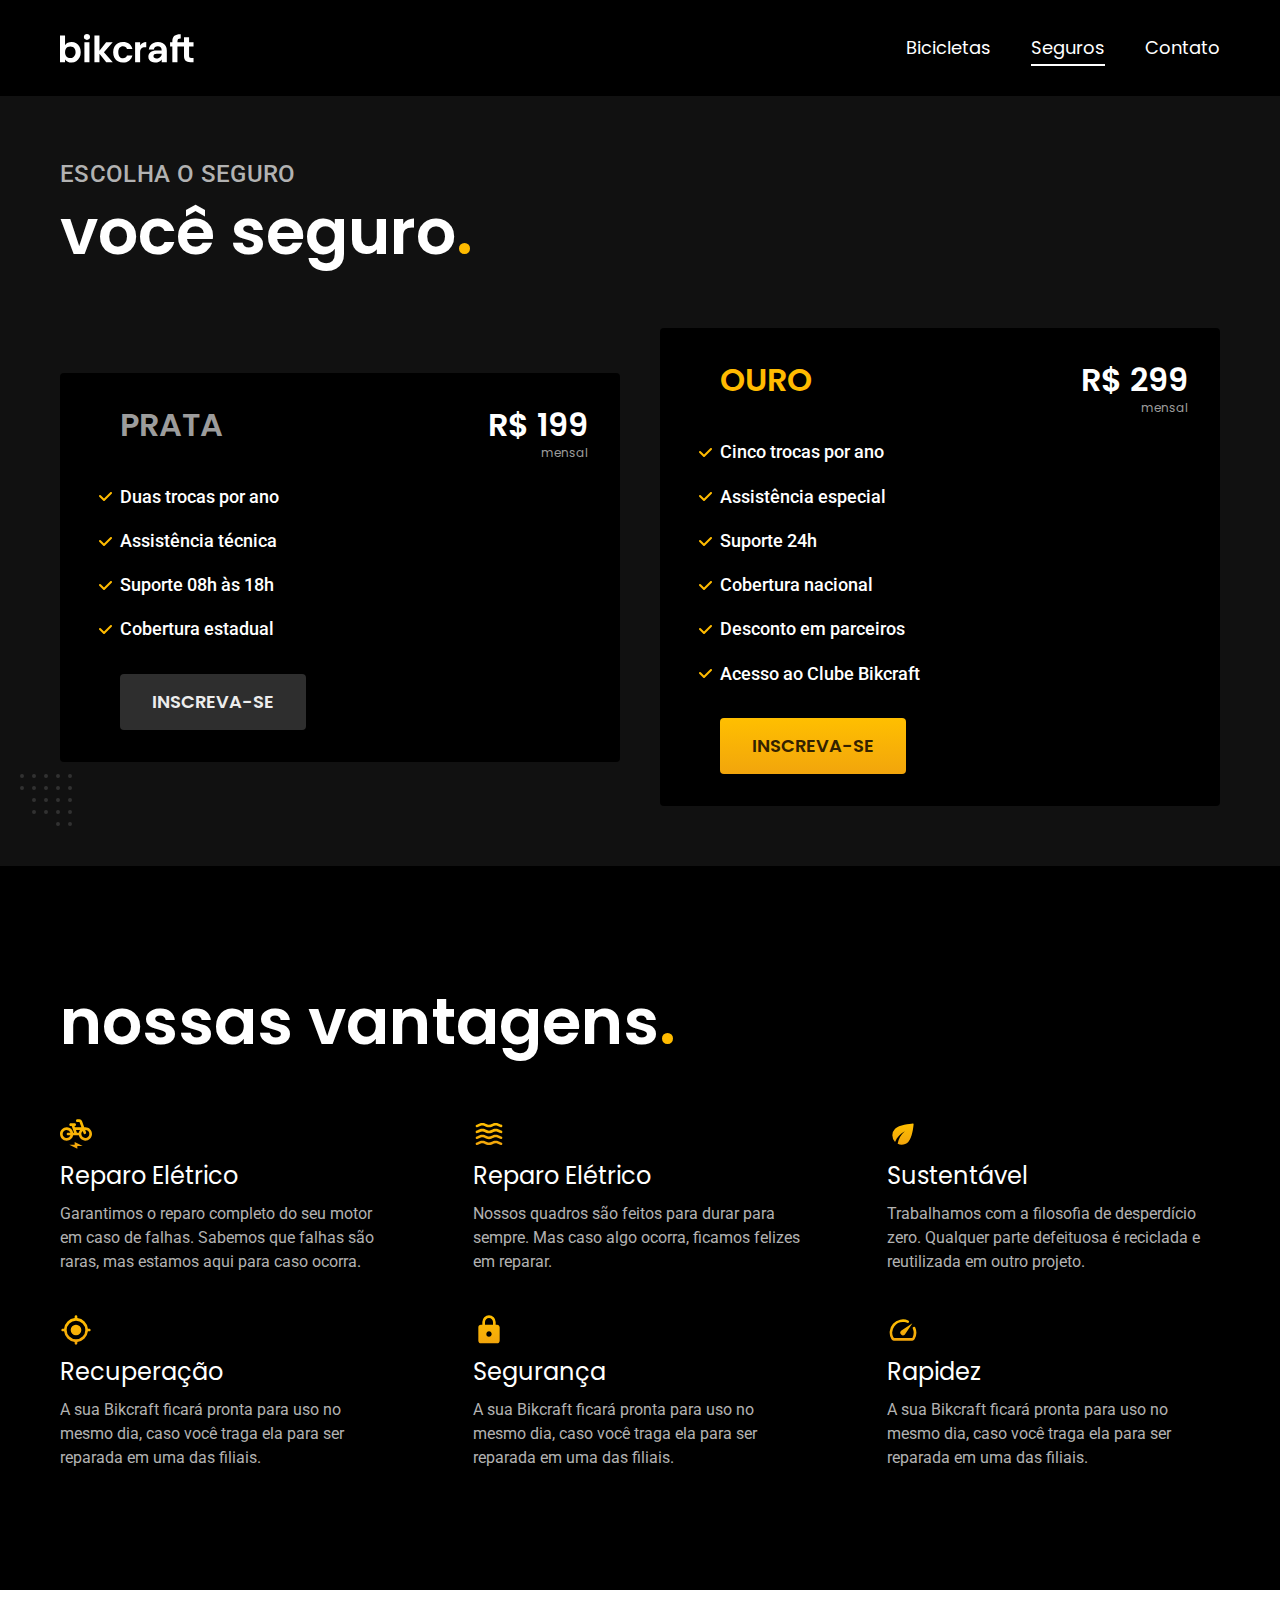
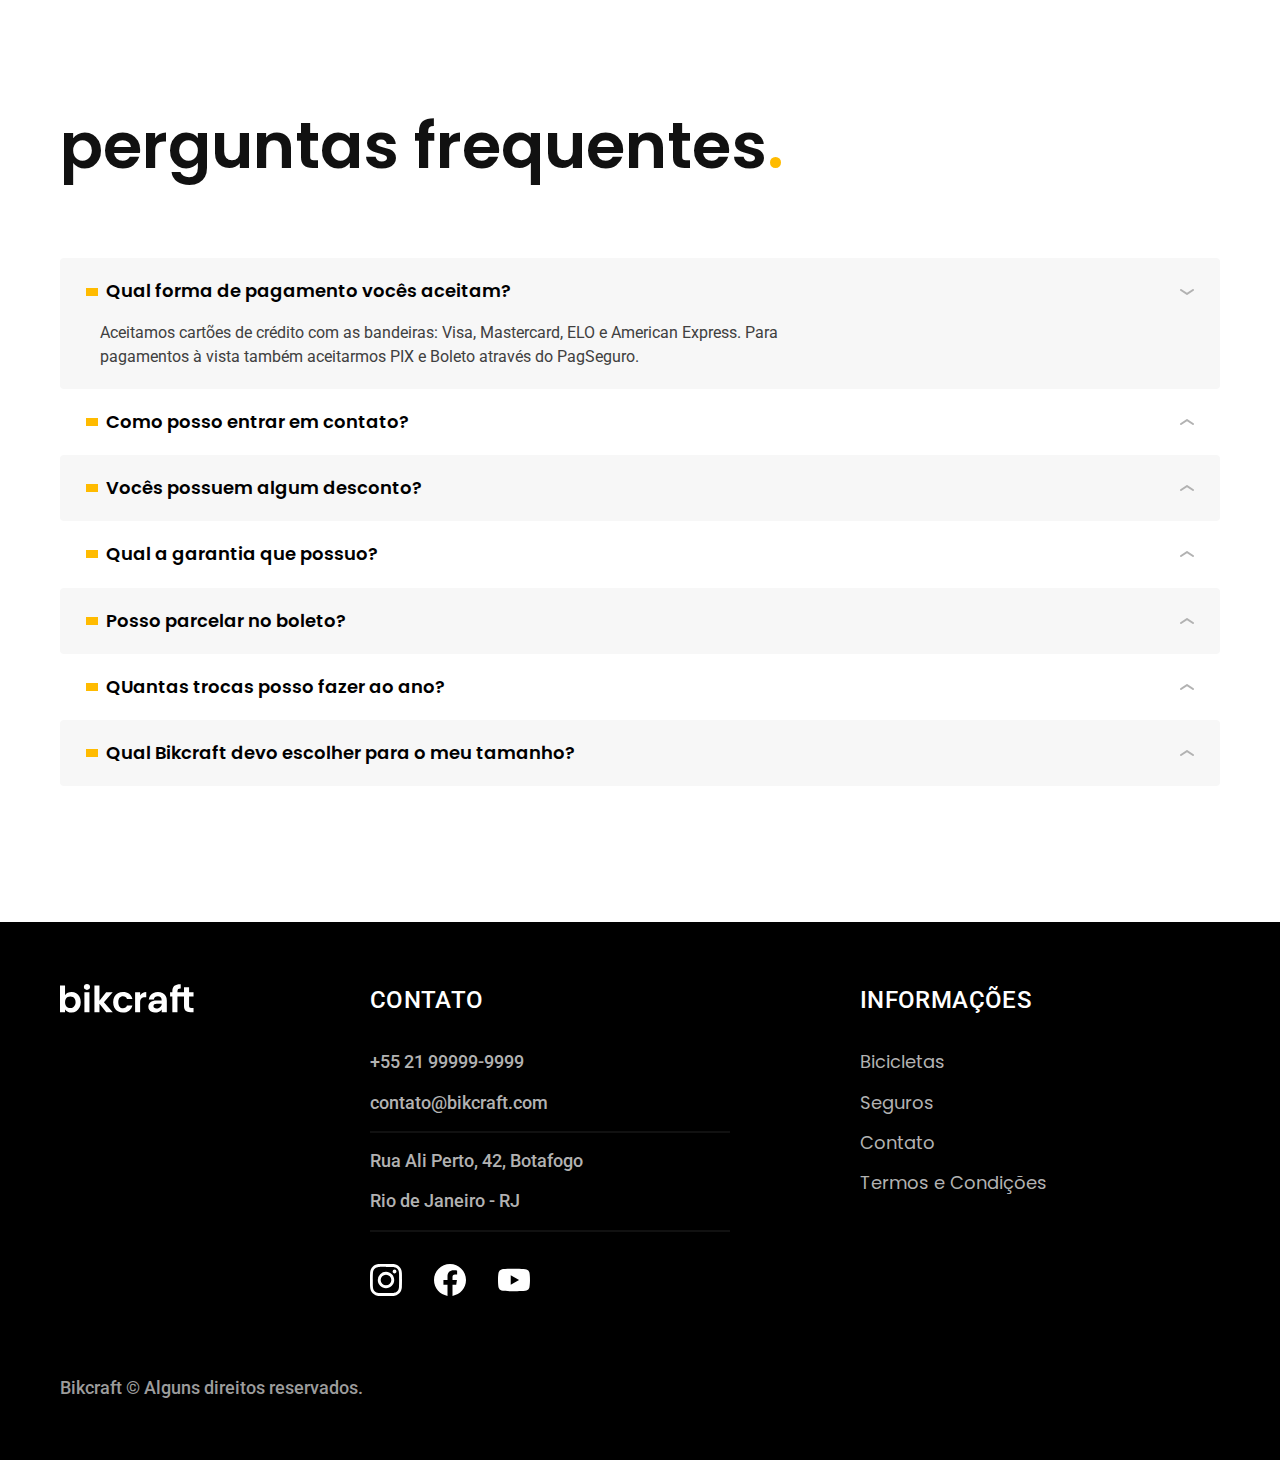
<file: seguros.html>
<!DOCTYPE html>
<html lang="pt-br">

<head>
  <meta charset="UTF-8">
  <meta name="viewport" content="width=device-width, initial-scale=1.0">

  <title>Seguros | Bikcraft</title>
  <meta name="description" content="Seguros">

  <link rel="icon" href="./favicon.svg" type="image/svg+xml">
  <link rel="preload" href="./CSS/style.css" as="style">
  <link rel="stylesheet" href="./CSS/style.css">

  <link rel="preconnect" href="https://fonts.googleapis.com">
  <link rel="preconnect" href="https://fonts.gstatic.com" crossorigin>
  <link href="https://fonts.googleapis.com/css2?family=Poppins:wght@400;600&family=Roboto:wght@400;500&display=swap" rel="stylesheet">
  <link href="https://fonts.googleapis.com/css2?family=Merriweather:ital,wght@1,900&display=swap" rel="stylesheet">

</head>

<body id="seguros">
  <header class="header-bg">
    <div class="header container">
      <a href="./">
        <img src="./img/bikcraft.svg" alt="Bikcraft">
      </a>
      <nav aria-label="primaria">
        <ul class="header-menu font-1-m cor-0">
          <li><a href="./bicicletas.html">Bicicletas</a></li>
          <li><a href="./seguros.html">Seguros</a></li>
          <li><a href="./contato.html">Contato</a></li>
        </ul>
      </nav>
    </div>
  </header>

  <main class="seguros-bg">
    <div class="titulo-bg">
      <div class="titulo container">
        <p class="font-2-l-b cor-5">Escolha o seguro</p>
        <h1 class="font-1-xxl cor-0">você seguro<span class="cor-p1">.</span></h1>
      </div>
    </div>

    <div class="seguros container">
      <div class="seguros-item">
        <h3 class="font-1-xl cor-6">PRATA</h3>
        <span class="font-1-xl cor-0">R$ 199<span class="font-1-xs cor-6">mensal</span></span>
        <ul class="font-2-m cor-0">
          <li>Duas trocas por ano</li>
          <li>Assistência técnica</li>
          <li>Suporte 08h às 18h</li>
          <li>Cobertura estadual</li>
        </ul>
        <a class="botao secundario" href="./orcamento.html?tipo=seguro&produto=prata">Inscreva-se</a>
      </div>

      <div class="seguros-item">
        <h3 class="font-1-xl cor-p1">OURO</h3>
        <span class="font-1-xl cor-0">R$ 299<span class="font-1-xs cor-6">mensal</span></span>
        <ul class="font-2-m cor-0">
          <li>Cinco trocas por ano</li>
          <li>Assistência especial</li>
          <li>Suporte 24h</li>
          <li>Cobertura nacional</li>
          <li>Desconto em parceiros</li>
          <li>Acesso ao Clube Bikcraft</li>
        </ul>
        <a class="botao" href="./orcamento.html?tipo=seguro&produto=ouro">Inscreva-se</a>
      </div>
    </div>
  </main>

  <article class="vantagens-bg">
    <div class="vantagens container">
      <h2 class="font-1-xxl cor-0">nossas vantagens<span class="cor-p1">.</span></h2>
      <ul>
        <li>
          <img src="./img/icones/eletrica.svg" alt="">
          <h3 class="font-1-l cor-0">Reparo Elétrico</h3>
          <p class="font-2-s cor-5">Garantimos o reparo completo do seu motor em caso de falhas. Sabemos que falhas são raras, mas estamos aqui para caso ocorra.</p>
        </li>
        <li>
          <img src="./img/icones/carbono.svg" alt="">
          <h3 class="font-1-l cor-0">Reparo Elétrico</h3>
          <p class="font-2-s cor-5">Nossos quadros são feitos para durar para sempre. Mas caso algo ocorra, ficamos felizes em reparar.</p>
        </li>
        <li>
          <img src="./img/icones/sustentavel.svg" alt="">
          <h3 class="font-1-l cor-0">Sustentável</h3>
          <p class="font-2-s cor-5">Trabalhamos com a filosofia de desperdício zero. Qualquer parte defeituosa é reciclada e reutilizada em outro projeto.</p>
        </li>
        <li>
          <img src="./img/icones/rastreador.svg" alt="">
          <h3 class="font-1-l cor-0">Recuperação</h3>
          <p class="font-2-s cor-5">A sua Bikcraft ficará pronta para uso no mesmo dia, caso você traga ela para ser reparada em uma das filiais.</p>
        </li>
        <li>
          <img src="./img/icones/seguro.svg" alt="">
          <h3 class="font-1-l cor-0">Segurança</h3>
          <p class="font-2-s cor-5">A sua Bikcraft ficará pronta para uso no mesmo dia, caso você traga ela para ser reparada em uma das filiais.</p>
        </li>
        <li>
          <img src="./img/icones/velocidade.svg" alt="">
          <h3 class="font-1-l cor-0">Rapidez</h3>
          <p class="font-2-s cor-5">A sua Bikcraft ficará pronta para uso no mesmo dia, caso você traga ela para ser reparada em uma das filiais.</p>
        </li>
      </ul>
    </div>
  </article>

  <article class="perguntas container">
    <h2 class="font-1-xxl">perguntas frequentes<span class="cor-p1">.</span></h2>
    <dl>
      <div>
        <dt><button class="font-1-m-b" aria-controls="pergunta1" aria-expanded="true">Qual forma de pagamento vocês aceitam?</button></dt>
        <dd id="pergunta1" class="font-2-s cor-9 ativa">Aceitamos cartões de crédito com as bandeiras: Visa, Mastercard, ELO e American Express. Para pagamentos à vista também aceitarmos PIX e Boleto através do PagSeguro.</dd>
      </div>
      <div>
        <dt><button class="font-1-m-b" aria-controls="pergunta2" aria-expanded="false">Como posso entrar em contato?</button></dt>
        <dd id="pergunta2" class="font-2-s cor-9">Aceitamos cartões de crédito com as bandeiras: Visa, Mastercard, ELO e American Express. Para pagamentos à vista também aceitarmos PIX e Boleto através do PagSeguro.</dd>
      </div>
      <div>
        <dt><button class="font-1-m-b" aria-controls="pergunta3" aria-expanded="false">Vocês possuem algum desconto?</button></dt>
        <dd id="pergunta3" class="font-2-s cor-9">Aceitamos cartões de crédito com as bandeiras: Visa, Mastercard, ELO e American Express. Para pagamentos à vista também aceitarmos PIX e Boleto através do PagSeguro.</dd>
      </div>
      <div>
        <dt><button class="font-1-m-b" aria-controls="pergunta4" aria-expanded="false">Qual a garantia que possuo?</button></dt>
        <dd id="pergunta4" class="font-2-s cor-9">Aceitamos cartões de crédito com as bandeiras: Visa, Mastercard, ELO e American Express. Para pagamentos à vista também aceitarmos PIX e Boleto através do PagSeguro.</dd>
      </div>
      <div>
        <dt><button class="font-1-m-b" aria-controls="pergunta5" aria-expanded="false">Posso parcelar no boleto?</button></dt>
        <dd id="pergunta5" class="font-2-s cor-9">Aceitamos cartões de crédito com as bandeiras: Visa, Mastercard, ELO e American Express. Para pagamentos à vista também aceitarmos PIX e Boleto através do PagSeguro.</dd>
      </div>
      <div>
        <dt><button class="font-1-m-b" aria-controls="pergunta6" aria-expanded="false">QUantas trocas posso fazer ao ano?</button></dt>
        <dd id="pergunta6" class="font-2-s cor-9">Aceitamos cartões de crédito com as bandeiras: Visa, Mastercard, ELO e American Express. Para pagamentos à vista também aceitarmos PIX e Boleto através do PagSeguro.</dd>
      </div>
      <div>
        <dt><button class="font-1-m-b" aria-controls="pergunta7" aria-expanded="false">Qual Bikcraft devo escolher para o meu tamanho?</button></dt>
        <dd id="pergunta7" class="font-2-s cor-9">Aceitamos cartões de crédito com as bandeiras: Visa, Mastercard, ELO e American Express. Para pagamentos à vista também aceitarmos PIX e Boleto através do PagSeguro.</dd>
      </div>
    </dl>
  </article>

  <footer class="footer-bg">
    <div class="footer container">
      <img src="./img/bikcraft.svg" alt="Bikcraft">
      <div class="footer-contato">
        <h3 class="font-2-l-b cor-0">Contato</h3>
        <ul class="font-2-m cor-5">
          <li><a href="tel:+5599999999999">+55 21 99999-9999</a></li>
          <li><a href="mailto:contato@bikcraft.com">contato@bikcraft.com</a></li>
          <li>Rua Ali Perto, 42, Botafogo</li>
          <li>Rio de Janeiro - RJ</li>
        </ul>

        <div class="footer-redes">
          <a href="./">
            <img src="./img/redes/instagram.svg" alt="Instagram">
          </a>
          <a href="./">
            <img src="./img/redes/facebook.svg" alt="Facebook">
          </a>
          <a href="./">
            <img src="./img/redes/youtube.svg" alt="YouTube">
          </a>
        </div>
      </div>
      <div class="footer-informacoes">
        <h3 class="font-2-l-b cor-0">Informações</h3>
        <nav>
          <ul class="font-1-m cor-5">
            <li><a href="./bicicletas.html">Bicicletas</a></li>
            <li><a href="./seguros.html">Seguros</a></li>
            <li><a href="./contato.html">Contato</a></li>
            <li><a href="./termos.html">Termos e Condições</a></li>
          </ul>
        </nav>
      </div>
      <p class="footer-copy font-2-m cor-6">Bikcraft © Alguns direitos reservados.</p>
    </div>
  </footer>

  <script src="./js/script.js"></script>
</body>

</html>
</file>
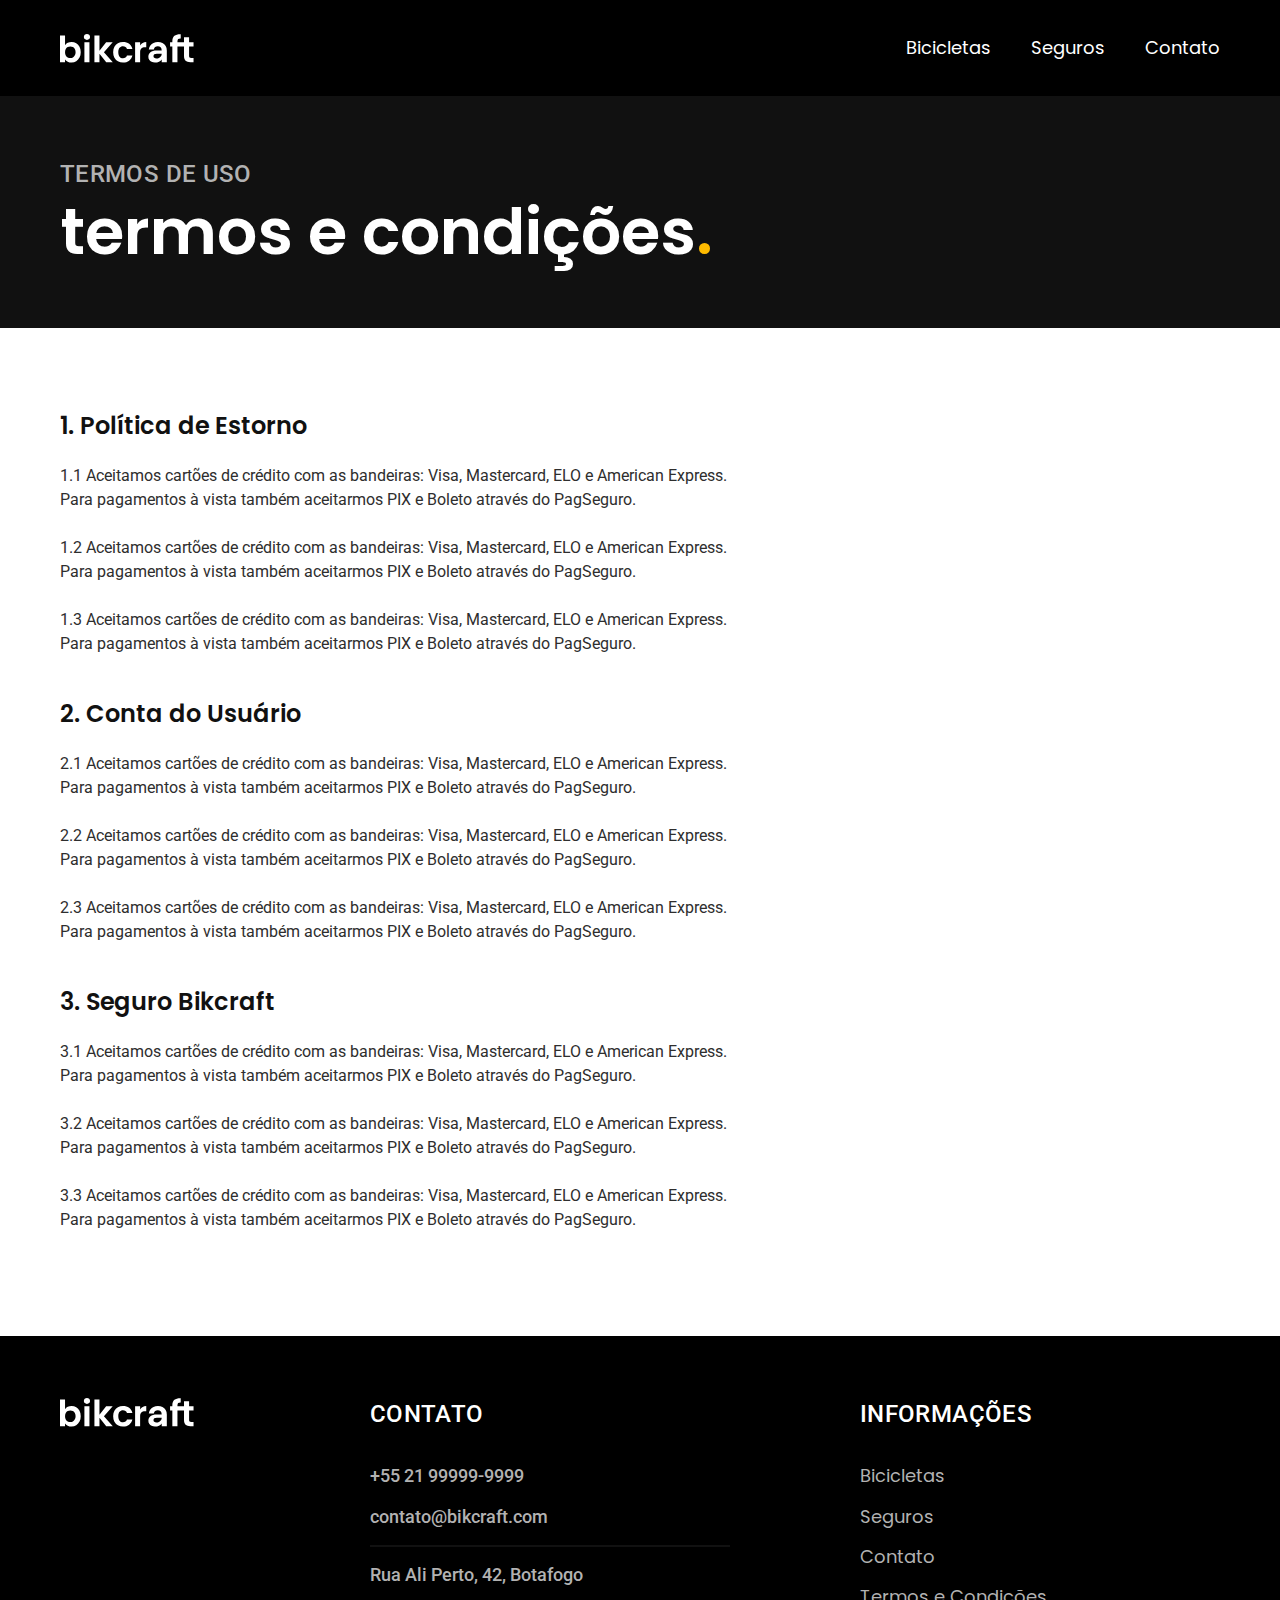
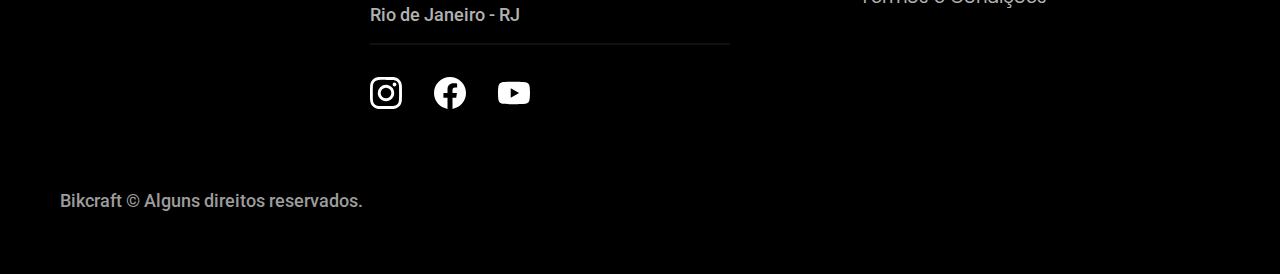
<file: termos.html>
<!DOCTYPE html>
<html lang="pt-br">

<head>
  <meta charset="UTF-8">
  <meta name="viewport" content="width=device-width, initial-scale=1.0">

  <title>Termos e Condições | Bikcraft</title>
  <meta name="description" content="Termos e condições.">

  <link rel="icon" href="./favicon.svg" type="image/svg+xml">
  <link rel="preload" href="./CSS/style.css" as="style">
  <link rel="stylesheet" href="./CSS/style.css">

  <link rel="preconnect" href="https://fonts.googleapis.com">
  <link rel="preconnect" href="https://fonts.gstatic.com" crossorigin>
  <link href="https://fonts.googleapis.com/css2?family=Poppins:wght@400;600&family=Roboto:wght@400;500&display=swap" rel="stylesheet">
  <link href="https://fonts.googleapis.com/css2?family=Merriweather:ital,wght@1,900&display=swap" rel="stylesheet">

</head>

<body id="termos">
  <header class="header-bg">
    <div class="header container">
      <a href="./">
        <img src="./img/bikcraft.svg" alt="Bikcraft">
      </a>
      <nav aria-label="primaria">
        <ul class="header-menu font-1-m cor-0">
          <li><a href="./bicicletas.html">Bicicletas</a></li>
          <li><a href="./seguros.html">Seguros</a></li>
          <li><a href="./contato.html">Contato</a></li>
        </ul>
      </nav>
    </div>
  </header>

  <main>
    <div class="titulo-bg">
      <div class="titulo container">
        <p class="font-2-l-b cor-5">Termos de uso</p>
        <h1 class="font-1-xxl cor-0">termos e condições<span class="cor-p1">.</span></h1>
      </div>
    </div>
    <div class="termos font-2-s cor-10 container">
      <h2 class="font-1-l cor-11">1. Política de Estorno</h2>
      <p>1.1 Aceitamos cartões de crédito com as bandeiras: Visa, Mastercard, ELO e American Express. Para pagamentos à vista também aceitarmos PIX e Boleto através do PagSeguro.</p>
      <p>1.2 Aceitamos cartões de crédito com as bandeiras: Visa, Mastercard, ELO e American Express. Para pagamentos à vista também aceitarmos PIX e Boleto através do PagSeguro.</p>
      <p>1.3 Aceitamos cartões de crédito com as bandeiras: Visa, Mastercard, ELO e American Express. Para pagamentos à vista também aceitarmos PIX e Boleto através do PagSeguro.</p>

      <h2 class="font-1-l cor-11">2. Conta do Usuário</h2>
      <p>2.1 Aceitamos cartões de crédito com as bandeiras: Visa, Mastercard, ELO e American Express. Para pagamentos à vista também aceitarmos PIX e Boleto através do PagSeguro.</p>
      <p>2.2 Aceitamos cartões de crédito com as bandeiras: Visa, Mastercard, ELO e American Express. Para pagamentos à vista também aceitarmos PIX e Boleto através do PagSeguro.</p>
      <p>2.3 Aceitamos cartões de crédito com as bandeiras: Visa, Mastercard, ELO e American Express. Para pagamentos à vista também aceitarmos PIX e Boleto através do PagSeguro.</p>

      <h2 class="font-1-l cor-11">3. Seguro Bikcraft</h2>
      <p>3.1 Aceitamos cartões de crédito com as bandeiras: Visa, Mastercard, ELO e American Express. Para pagamentos à vista também aceitarmos PIX e Boleto através do PagSeguro.</p>
      <p>3.2 Aceitamos cartões de crédito com as bandeiras: Visa, Mastercard, ELO e American Express. Para pagamentos à vista também aceitarmos PIX e Boleto através do PagSeguro.</p>
      <p>3.3 Aceitamos cartões de crédito com as bandeiras: Visa, Mastercard, ELO e American Express. Para pagamentos à vista também aceitarmos PIX e Boleto através do PagSeguro.</p>
    </div>
  </main>

  <footer class="footer-bg">
    <div class="footer container">
      <img src="./img/bikcraft.svg" alt="Bikcraft">
      <div class="footer-contato">
        <h3 class="font-2-l-b cor-0">Contato</h3>
        <ul class="font-2-m cor-5">
          <li><a href="tel:+5599999999999">+55 21 99999-9999</a></li>
          <li><a href="mailto:contato@bikcraft.com">contato@bikcraft.com</a></li>
          <li>Rua Ali Perto, 42, Botafogo</li>
          <li>Rio de Janeiro - RJ</li>
        </ul>

        <div class="footer-redes">
          <a href="./">
            <img src="./img/redes/instagram.svg" alt="Instagram">
          </a>
          <a href="./">
            <img src="./img/redes/facebook.svg" alt="Facebook">
          </a>
          <a href="./">
            <img src="./img/redes/youtube.svg" alt="YouTube">
          </a>
        </div>
      </div>
      <div class="footer-informacoes">
        <h3 class="font-2-l-b cor-0">Informações</h3>
        <nav>
          <ul class="font-1-m cor-5">
            <li><a href="./bicicletas.html">Bicicletas</a></li>
            <li><a href="./seguros.html">Seguros</a></li>
            <li><a href="./contato.html">Contato</a></li>
            <li><a href="./termos.html">Termos e Condições</a></li>
          </ul>
        </nav>
      </div>
      <p class="footer-copy font-2-m cor-6">Bikcraft © Alguns direitos reservados.</p>
    </div>
  </footer>

  <script src="./js/script.js"></script>
</body>

</html>
</file>
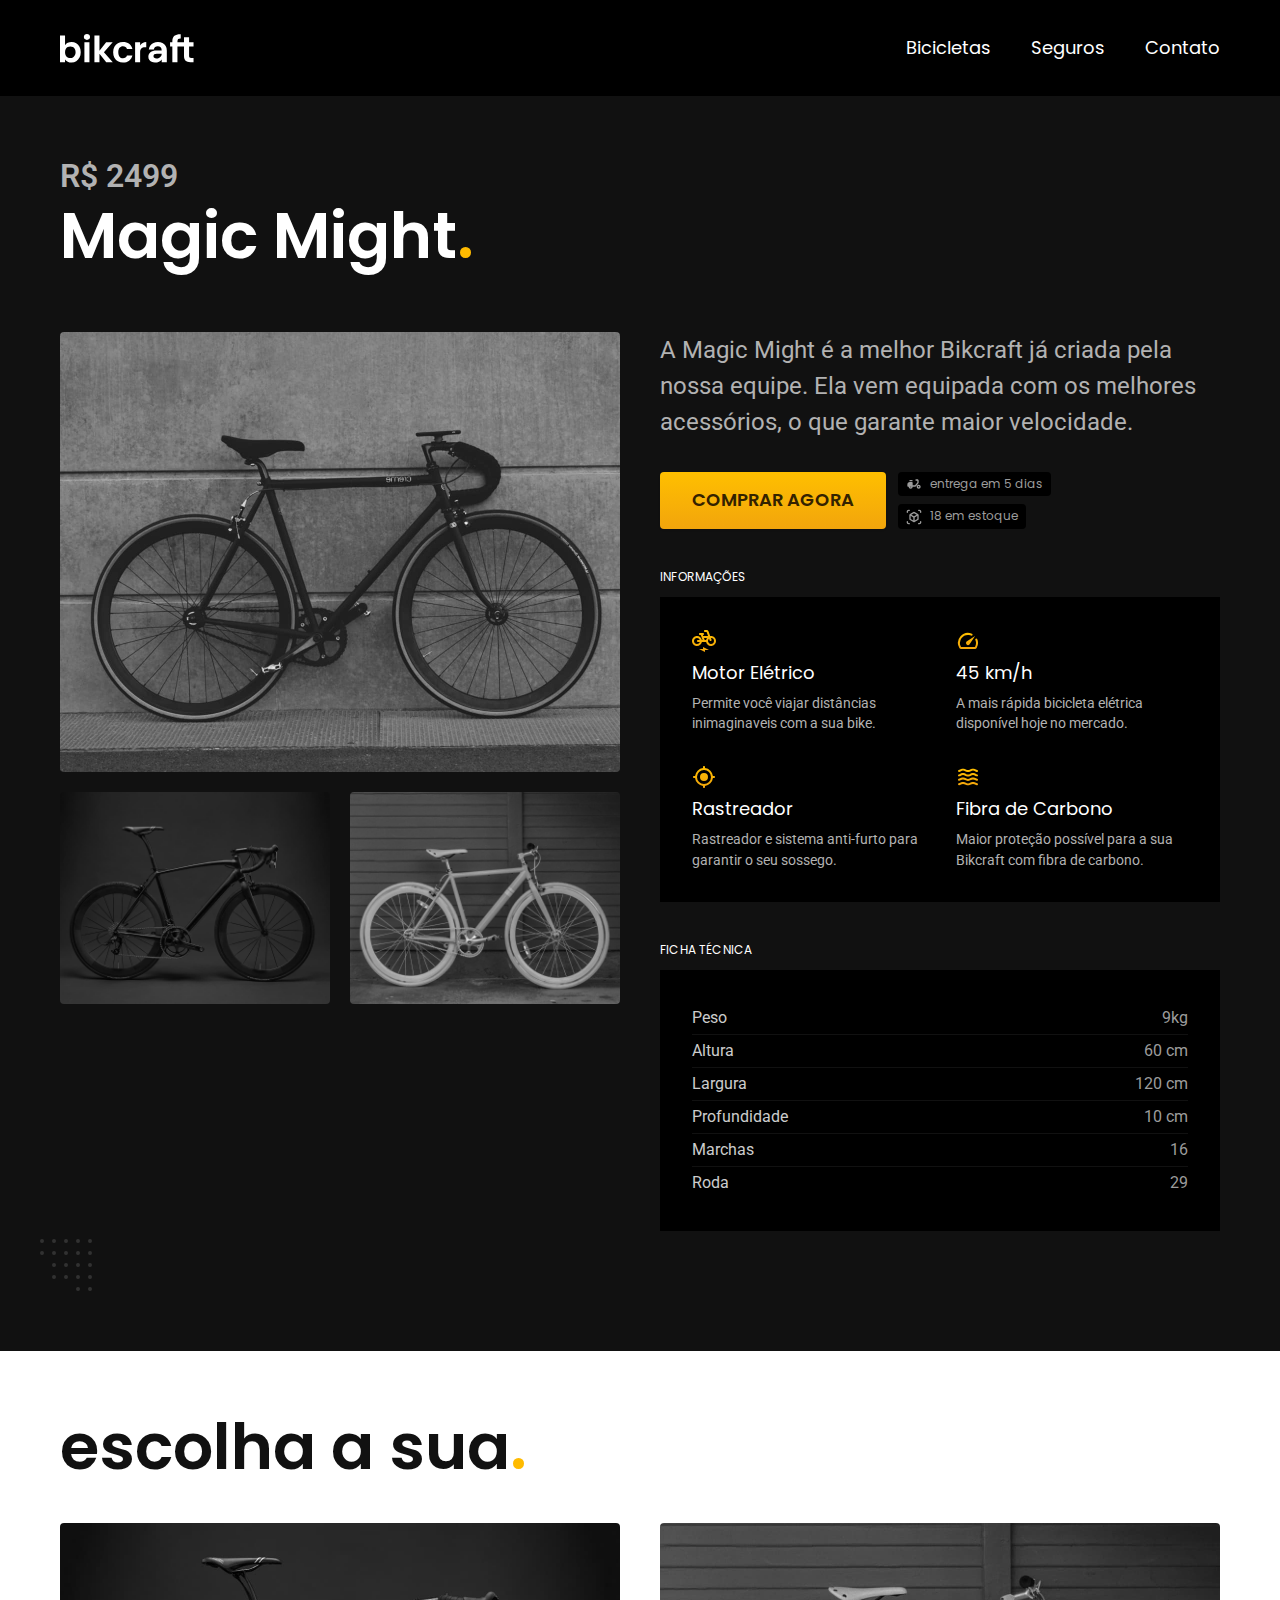
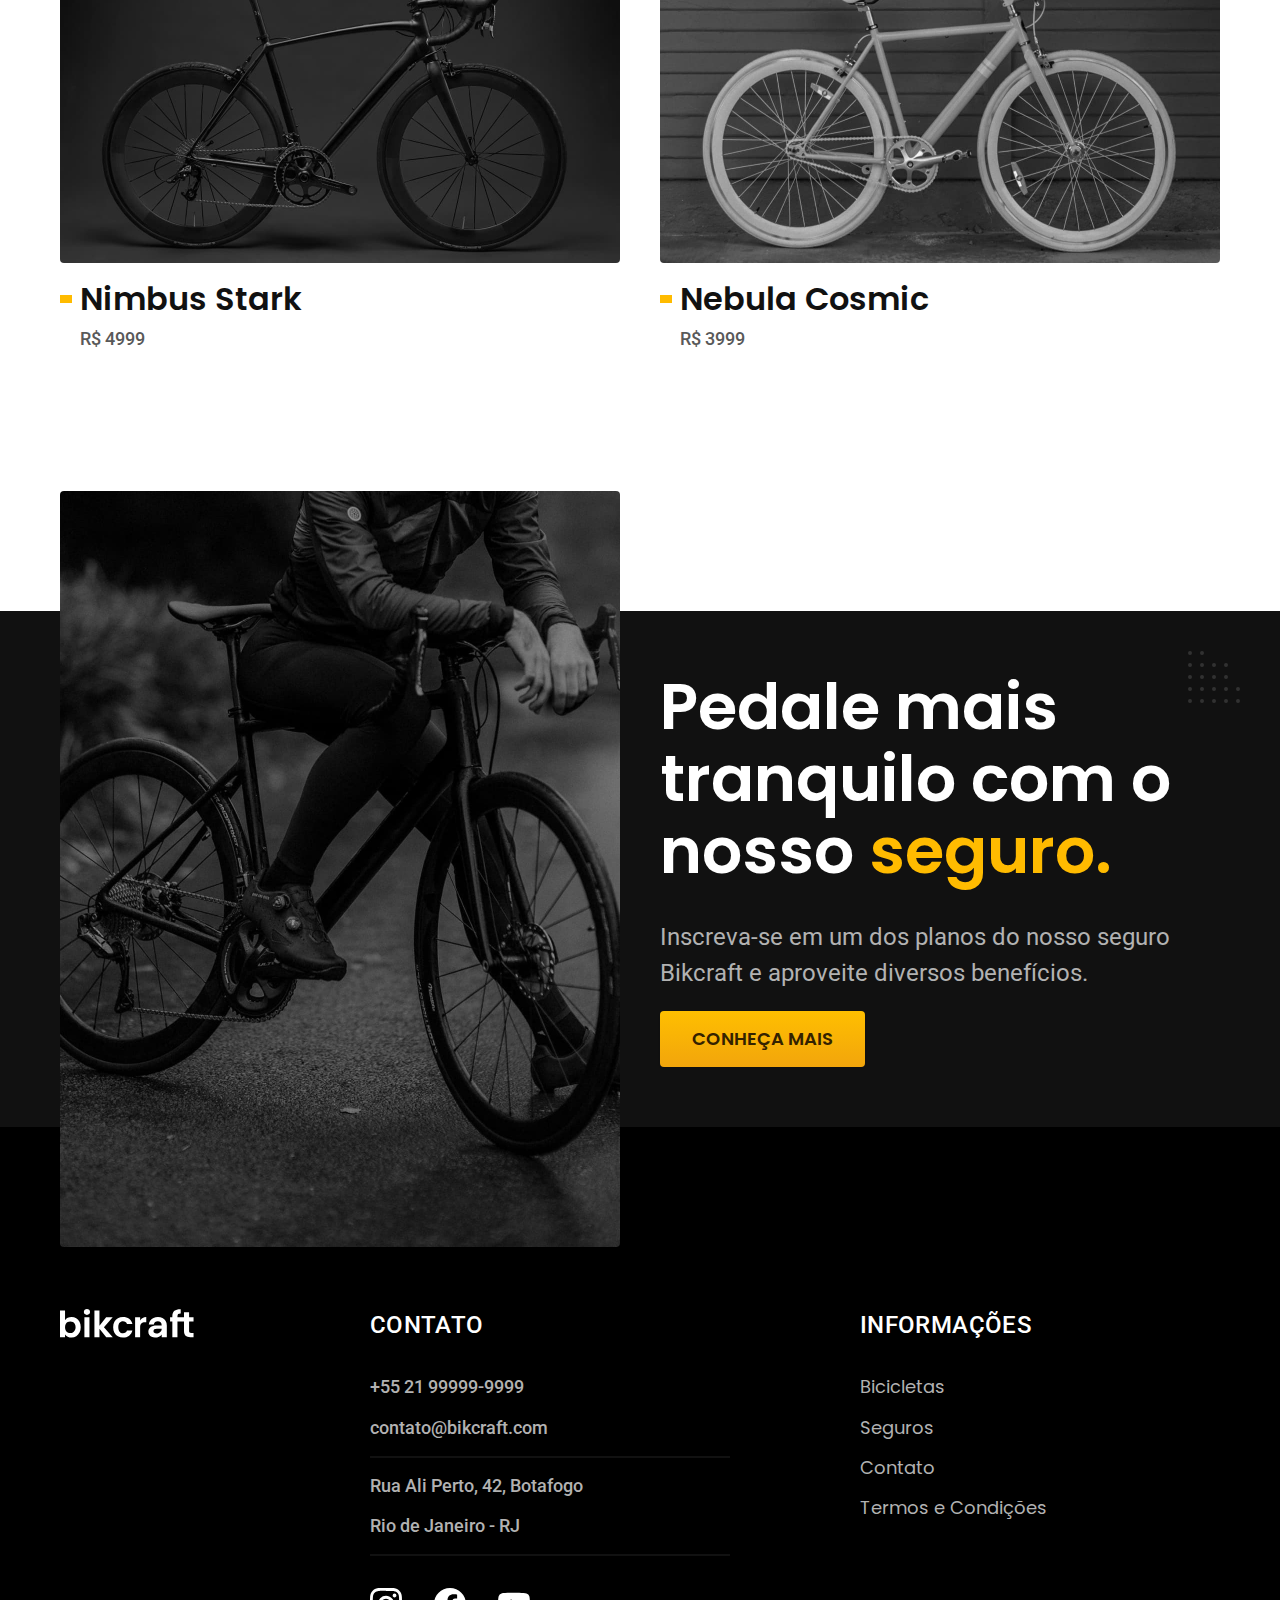
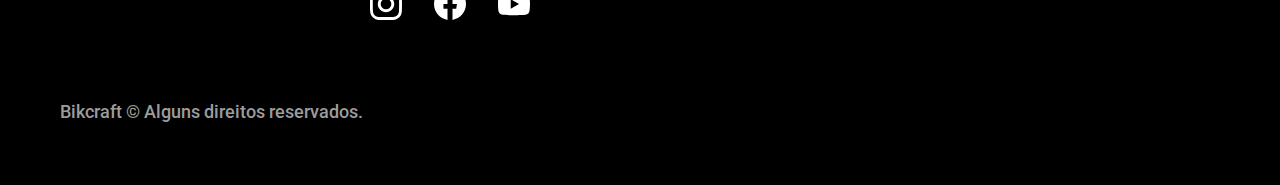
<file: bicicletas/magic.html>
<!DOCTYPE html>
<html lang="pt-br">

<head>
  <meta charset="UTF-8">
  <meta name="viewport" content="width=device-width, initial-scale=1.0">

  <title>Magic | Bikcraft</title>
  <meta name="description" content="Termos e condições.">

  <link rel="icon" href="../favicon.svg" type="image/svg+xml">
  <link rel="preload" href="../CSS/style.css" as="style">
  <link rel="stylesheet" href="../CSS/style.css">

  <link rel="preconnect" href="https://fonts.googleapis.com">
  <link rel="preconnect" href="https://fonts.gstatic.com" crossorigin>
  <link href="https://fonts.googleapis.com/css2?family=Poppins:wght@400;600&family=Roboto:wght@400;500&display=swap" rel="stylesheet">
  <link href="https://fonts.googleapis.com/css2?family=Merriweather:ital,wght@1,900&display=swap" rel="stylesheet">
</head>

<body id="bicicleta">
  <header class="header-bg">
    <div class="header container">
      <a href="../">
        <img src="../img/bikcraft.svg" alt="Bikcraft">
      </a>
      <nav aria-label="primaria">
        <ul class="header-menu font-1-m cor-0">
          <li><a href="../bicicletas.html">Bicicletas</a></li>
          <li><a href="../seguros.html">Seguros</a></li>
          <li><a href="../contato.html">Contato</a></li>
        </ul>
      </nav>
    </div>
  </header>

  <main class="titulo-bg">
    <div>
      <div class="titulo container">
        <p class="font-2-xl cor-5">R$ 2499</p>
        <h1 class="font-1-xxl cor-0">Magic Might<span class="cor-p1">.</span></h1>
      </div>
    </div>
    <div class="bicicleta container">
      <div class="bicicleta-imagens">
        <img src="../img/bicicleta/nimbus2.jpg" alt="Bicicleta 2">
        <img src="../img/bicicleta/nimbus1.jpg" alt="Bicicleta 1">
        <img src="../img/bicicleta/nimbus3.jpg" alt="Bicicleta 3">
      </div>
      <div class="bicicleta-conteudo">
        <p class="font-2-l cor-5">A Magic Might é a melhor Bikcraft já criada pela nossa equipe. Ela vem equipada com os melhores acessórios, o que garante maior velocidade.</p>
        <div class="bicicleta-comprar">
          <a class="botao" href="../orcamento.html?tipo=bikcraft&produto=magic">Comprar Agora</a>
          <span class="font-1-xs cor-6"><img src="../img/icones/entrega.svg" alt="">entrega em 5 dias</span>
          <span class="font-1-xs cor-6"><img src="../img/icones/estoque.svg" alt="">18 em estoque</span>
        </div>
        <h2 class="font-1-xs cor-0">Informações</h2>
        <ul class="bicicleta-informacoes">
          <li>
            <img src="../img/icones/eletrica.svg" alt="">
            <h3 class="font-1-m cor-0">Motor Elétrico</h3>
            <p class="font-2-xs cor-5">Permite você viajar distâncias inimaginaveis com a sua bike.</p>
          </li>
          <li>
            <img src="../img/icones/velocidade.svg" alt="">
            <h3 class="font-1-m cor-0">45 km/h</h3>
            <p class="font-2-xs cor-5">A mais rápida bicicleta elétrica disponível hoje no mercado.</p>
          </li>
          <li>
            <img src="../img/icones/rastreador.svg" alt="">
            <h3 class="font-1-m cor-0">Rastreador</h3>
            <p class="font-2-xs cor-5">Rastreador e sistema anti-furto para garantir o seu sossego.</p>
          </li>
          <li>
            <img src="../img/icones/carbono.svg" alt="">
            <h3 class="font-1-m cor-0">Fibra de Carbono</h3>
            <p class="font-2-xs cor-5">Maior proteção possível para a sua Bikcraft com fibra de carbono.</p>
          </li>
        </ul>
        <h2 class="font-1-xs cor-0">Ficha Técnica</h2>
        <ul class="bicicleta-ficha font-2-s cor-4">
          <li>Peso<span>9kg</span></li>
          <li>Altura<span>60 cm</span></li>
          <li>Largura<span>120 cm</span></li>
          <li>Profundidade<span>10 cm</span></li>
          <li>Marchas<span>16</span></li>
          <li>Roda<span>29</span></li>
        </ul>
      </div>
    </div>
  </main>

  <article class="bicicletas-lista container">
    <h2 class="font-1-xxl">escolha a sua<span class="cor-p1">.</span></h2>
    <ul>
      <li>
        <a href="./nimbus.html">
          <img src="../img/bicicletas/nimbus.jpg" alt="Bicicleta preta">
          <h3 class="font-1-xl">Nimbus Stark</h3>
          <span class="font-2-m cor-8">R$ 4999</span>
        </a>
      </li>
      <li>
        <a href="./nebula.html">
          <img src="../img/bicicletas/nebula.jpg" alt="Bicicleta preta">
          <h3 class="font-1-xl">Nebula Cosmic</h3>
          <span class="font-2-m cor-8">R$ 3999</span>
        </a>
      </li>
    </ul>
  </article>

  <article class="seguro-bg">
    <div class="seguro container">
      <div class="seguro-imagem">
        <img src="../img/fotos/seguros.jpg" alt="Pessoa parada em cima de uma bicicleta.">
      </div>
      <div class="seguro-conteudo">
        <h2 class="font-1-xxl cor-0">Pedale mais tranquilo com o nosso <span class="cor-p1">seguro.</span></h2>
        <p class="font-2-l cor-5">Inscreva-se em um dos planos do nosso seguro Bikcraft e aproveite diversos benefícios.</p>
        <a href="../seguros.html" class="botao">Conheça mais</a>
      </div>
    </div>

  </article>

  <footer class="footer-bg">
    <div class="footer container">
      <img src="../img/bikcraft.svg" alt="Bikcraft">
      <div class="footer-contato">
        <h3 class="font-2-l-b cor-0">Contato</h3>
        <ul class="font-2-m cor-5">
          <li><a href="tel:+5599999999999">+55 21 99999-9999</a></li>
          <li><a href="mailto:contato@bikcraft.com">contato@bikcraft.com</a></li>
          <li>Rua Ali Perto, 42, Botafogo</li>
          <li>Rio de Janeiro - RJ</li>
        </ul>

        <div class="footer-redes">
          <a href="../">
            <img src="../img/redes/instagram.svg" alt="Instagram">
          </a>
          <a href="../">
            <img src="../img/redes/facebook.svg" alt="Facebook">
          </a>
          <a href="../">
            <img src="../img/redes/youtube.svg" alt="YouTube">
          </a>
        </div>
      </div>
      <div class="footer-informacoes">
        <h3 class="font-2-l-b cor-0">Informações</h3>
        <nav>
          <ul class="font-1-m cor-5">
            <li><a href="../bicicletas.html">Bicicletas</a></li>
            <li><a href="../seguros.html">Seguros</a></li>
            <li><a href="../contato.html">Contato</a></li>
            <li><a href="../termos.html">Termos e Condições</a></li>
          </ul>
        </nav>
      </div>
      <p class="footer-copy font-2-m cor-6">Bikcraft © Alguns direitos reservados.</p>
    </div>
  </footer>

  <script src="../js/script.js"></script>
</body>

</html>
</file>
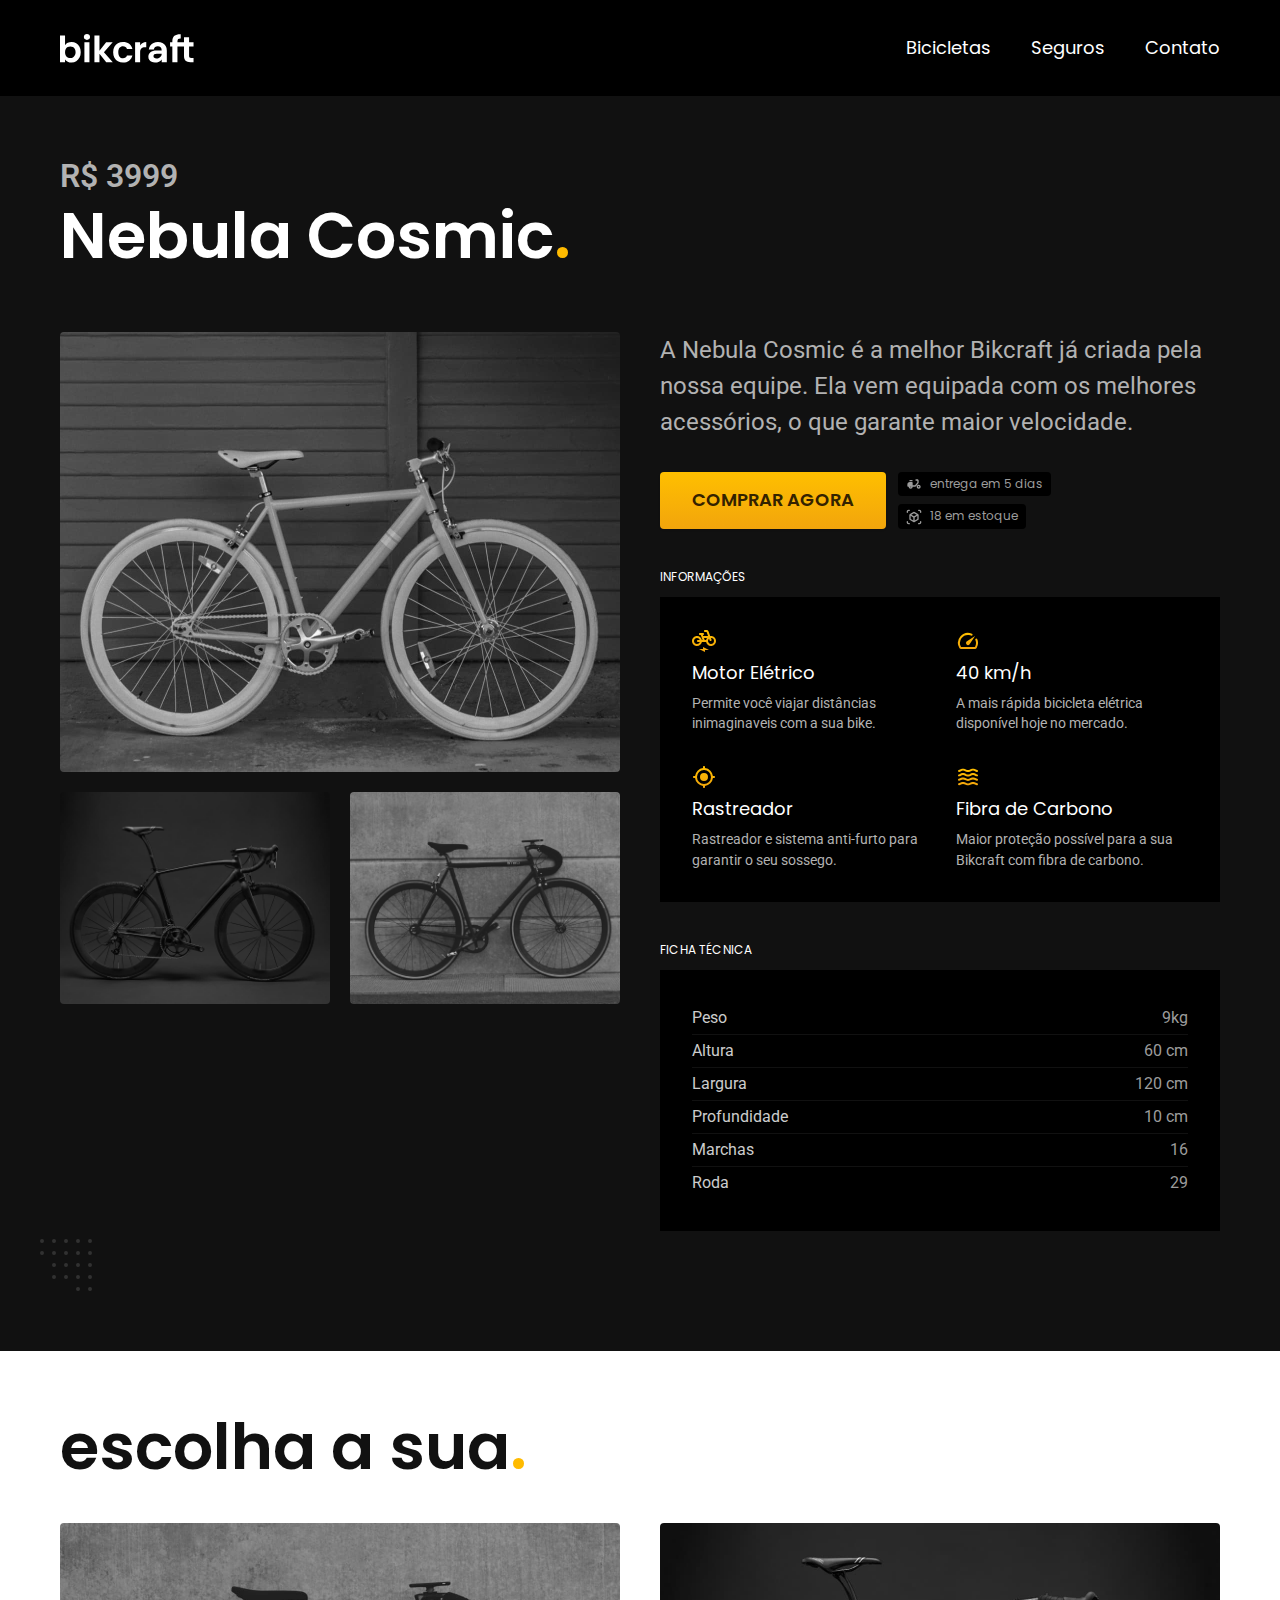
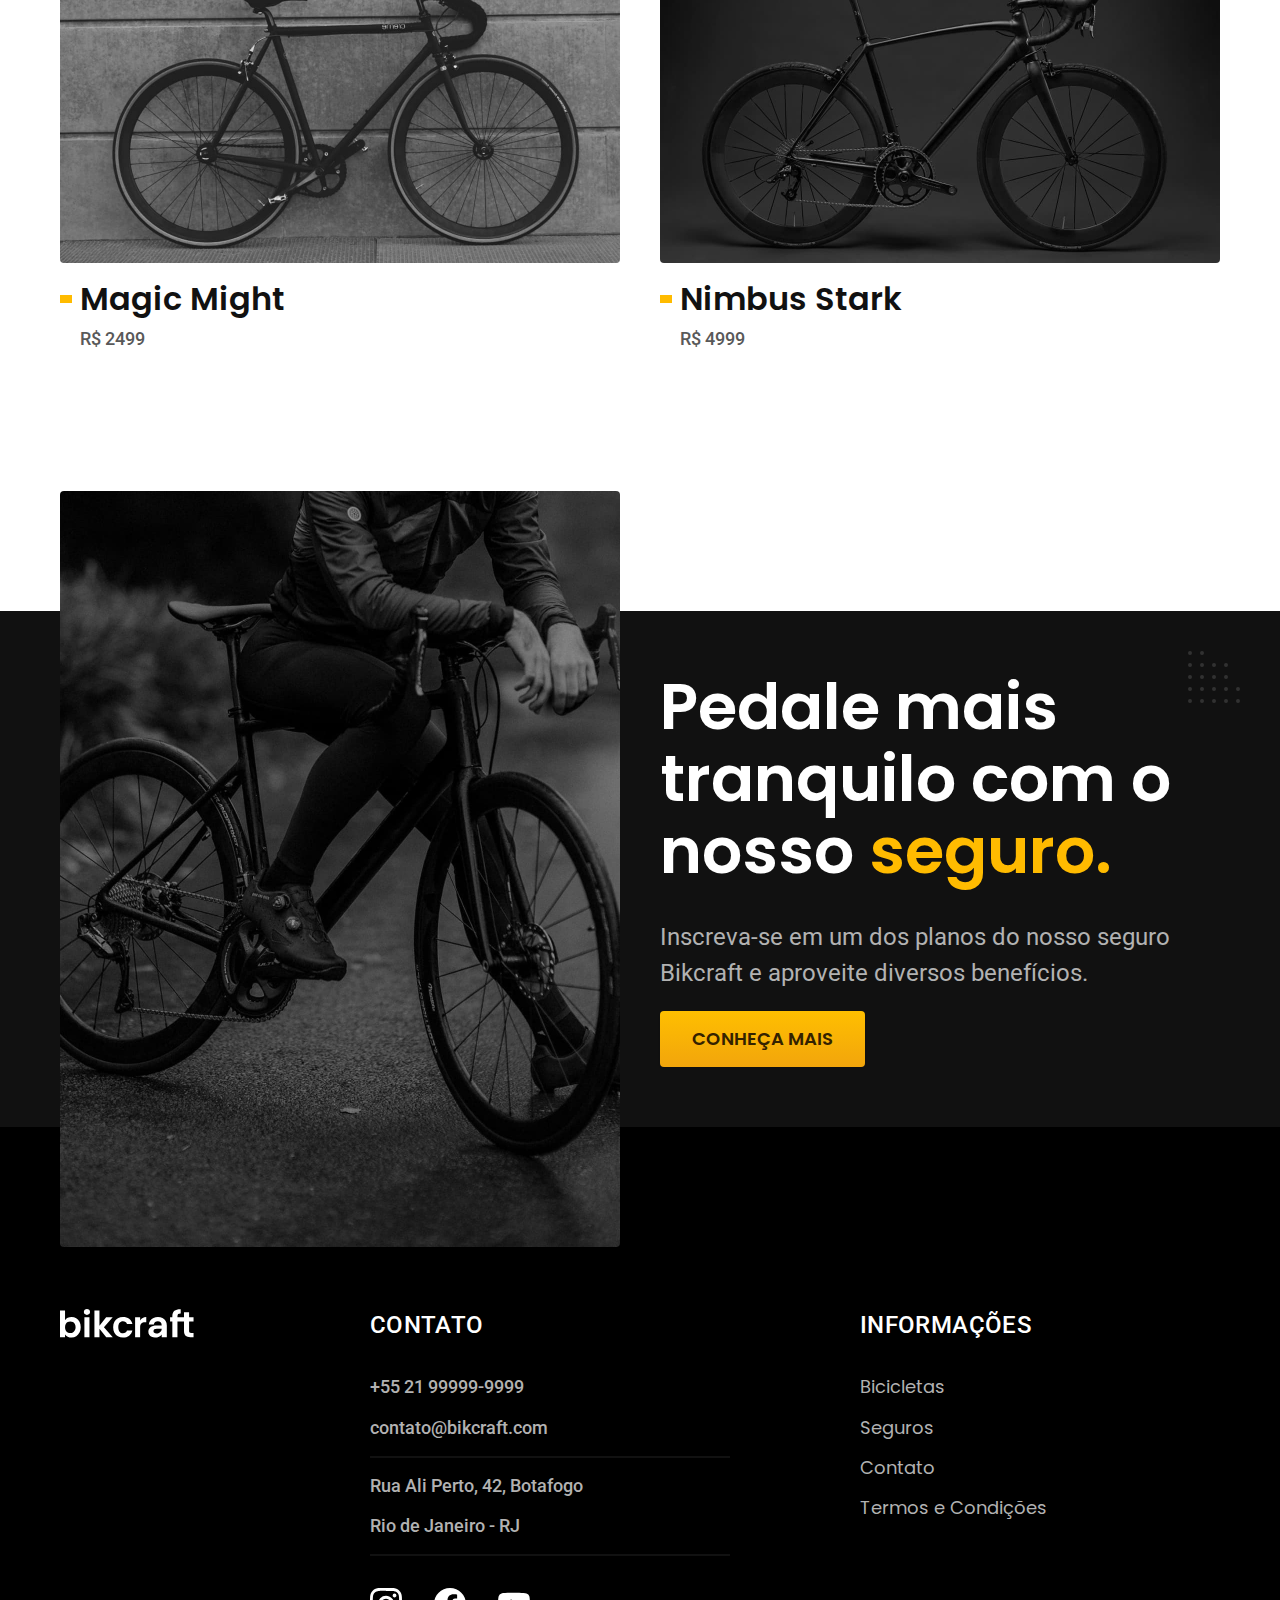
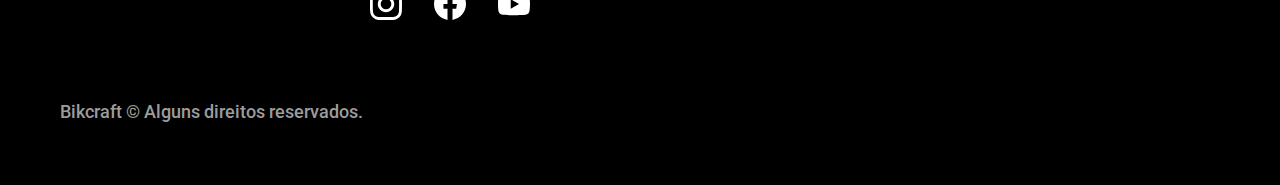
<file: bicicletas/nebula.html>
<!DOCTYPE html>
<html lang="pt-br">

<head>
  <meta charset="UTF-8">
  <meta name="viewport" content="width=device-width, initial-scale=1.0">

  <title>Nebula | Bikcraft</title>
  <meta name="description" content="Termos e condições.">

  <link rel="icon" href="../favicon.svg" type="image/svg+xml">
  <link rel="preload" href="../CSS/style.css" as="style">
  <link rel="stylesheet" href="../CSS/style.css">

  <link rel="preconnect" href="https://fonts.googleapis.com">
  <link rel="preconnect" href="https://fonts.gstatic.com" crossorigin>
  <link href="https://fonts.googleapis.com/css2?family=Poppins:wght@400;600&family=Roboto:wght@400;500&display=swap" rel="stylesheet">
  <link href="https://fonts.googleapis.com/css2?family=Merriweather:ital,wght@1,900&display=swap" rel="stylesheet">
</head>

<body id="bicicleta">
  <header class="header-bg">
    <div class="header container">
      <a href="../">
        <img src="../img/bikcraft.svg" alt="Bikcraft">
      </a>
      <nav aria-label="primaria">
        <ul class="header-menu font-1-m cor-0">
          <li><a href="../bicicletas.html">Bicicletas</a></li>
          <li><a href="../seguros.html">Seguros</a></li>
          <li><a href="../contato.html">Contato</a></li>
        </ul>
      </nav>
    </div>
  </header>

  <main class="titulo-bg">
    <div>
      <div class="titulo container">
        <p class="font-2-xl cor-5">R$ 3999</p>
        <h1 class="font-1-xxl cor-0">Nebula Cosmic<span class="cor-p1">.</span></h1>
      </div>
    </div>
    <div class="bicicleta container">
      <div class="bicicleta-imagens">
        <img src="../img/bicicleta/nimbus3.jpg" alt="Bicicleta 3">
        <img src="../img/bicicleta/nimbus1.jpg" alt="Bicicleta 1">
        <img src="../img/bicicleta/nimbus2.jpg" alt="Bicicleta 2">
      </div>
      <div class="bicicleta-conteudo">
        <p class="font-2-l cor-5">A Nebula Cosmic é a melhor Bikcraft já criada pela nossa equipe. Ela vem equipada com os melhores acessórios, o que garante maior velocidade.</p>
        <div class="bicicleta-comprar">
          <a class="botao" href="../orcamento.html?tipo=bikcraft&produto=nebula">Comprar Agora</a>
          <span class="font-1-xs cor-6"><img src="../img/icones/entrega.svg" alt="">entrega em 5 dias</span>
          <span class="font-1-xs cor-6"><img src="../img/icones/estoque.svg" alt="">18 em estoque</span>
        </div>
        <h2 class="font-1-xs cor-0">Informações</h2>
        <ul class="bicicleta-informacoes">
          <li>
            <img src="../img/icones/eletrica.svg" alt="">
            <h3 class="font-1-m cor-0">Motor Elétrico</h3>
            <p class="font-2-xs cor-5">Permite você viajar distâncias inimaginaveis com a sua bike.</p>
          </li>
          <li>
            <img src="../img/icones/velocidade.svg" alt="">
            <h3 class="font-1-m cor-0">40 km/h</h3>
            <p class="font-2-xs cor-5">A mais rápida bicicleta elétrica disponível hoje no mercado.</p>
          </li>
          <li>
            <img src="../img/icones/rastreador.svg" alt="">
            <h3 class="font-1-m cor-0">Rastreador</h3>
            <p class="font-2-xs cor-5">Rastreador e sistema anti-furto para garantir o seu sossego.</p>
          </li>
          <li>
            <img src="../img/icones/carbono.svg" alt="">
            <h3 class="font-1-m cor-0">Fibra de Carbono</h3>
            <p class="font-2-xs cor-5">Maior proteção possível para a sua Bikcraft com fibra de carbono.</p>
          </li>
        </ul>
        <h2 class="font-1-xs cor-0">Ficha Técnica</h2>
        <ul class="bicicleta-ficha font-2-s cor-4">
          <li>Peso<span>9kg</span></li>
          <li>Altura<span>60 cm</span></li>
          <li>Largura<span>120 cm</span></li>
          <li>Profundidade<span>10 cm</span></li>
          <li>Marchas<span>16</span></li>
          <li>Roda<span>29</span></li>
        </ul>
      </div>
    </div>
  </main>

  <article class="bicicletas-lista container">
    <h2 class="font-1-xxl">escolha a sua<span class="cor-p1">.</span></h2>
    <ul>
      <li>
        <a href="./magic.html">
          <img src="../img/bicicletas/magic.jpg" alt="Bicicleta preta">
          <h3 class="font-1-xl">Magic Might</h3>
          <span class="font-2-m cor-8">R$ 2499</span>
        </a>
      </li>
      <li>
        <a href="./nimbus.html">
          <img src="../img/bicicletas/nimbus.jpg" alt="Bicicleta preta">
          <h3 class="font-1-xl">Nimbus Stark</h3>
          <span class="font-2-m cor-8">R$ 4999</span>
        </a>
      </li>
    </ul>
  </article>

  <article class="seguro-bg">
    <div class="seguro container">
      <div class="seguro-imagem">
        <img src="../img/fotos/seguros.jpg" alt="Pessoa parada em cima de uma bicicleta.">
      </div>
      <div class="seguro-conteudo">
        <h2 class="font-1-xxl cor-0">Pedale mais tranquilo com o nosso <span class="cor-p1">seguro.</span></h2>
        <p class="font-2-l cor-5">Inscreva-se em um dos planos do nosso seguro Bikcraft e aproveite diversos benefícios.</p>
        <a href="../seguros.html" class="botao">Conheça mais</a>
      </div>
    </div>

  </article>

  <footer class="footer-bg">
    <div class="footer container">
      <img src="../img/bikcraft.svg" alt="Bikcraft">
      <div class="footer-contato">
        <h3 class="font-2-l-b cor-0">Contato</h3>
        <ul class="font-2-m cor-5">
          <li><a href="tel:+5599999999999">+55 21 99999-9999</a></li>
          <li><a href="mailto:contato@bikcraft.com">contato@bikcraft.com</a></li>
          <li>Rua Ali Perto, 42, Botafogo</li>
          <li>Rio de Janeiro - RJ</li>
        </ul>

        <div class="footer-redes">
          <a href="../">
            <img src="../img/redes/instagram.svg" alt="Instagram">
          </a>
          <a href="../">
            <img src="../img/redes/facebook.svg" alt="Facebook">
          </a>
          <a href="../">
            <img src="../img/redes/youtube.svg" alt="YouTube">
          </a>
        </div>
      </div>
      <div class="footer-informacoes">
        <h3 class="font-2-l-b cor-0">Informações</h3>
        <nav>
          <ul class="font-1-m cor-5">
            <li><a href="../bicicletas.html">Bicicletas</a></li>
            <li><a href="../seguros.html">Seguros</a></li>
            <li><a href="../contato.html">Contato</a></li>
            <li><a href="../termos.html">Termos e Condições</a></li>
          </ul>
        </nav>
      </div>
      <p class="footer-copy font-2-m cor-6">Bikcraft © Alguns direitos reservados.</p>
    </div>
  </footer>

  <script src="../js/script.js"></script>
</body>

</html>
</file>
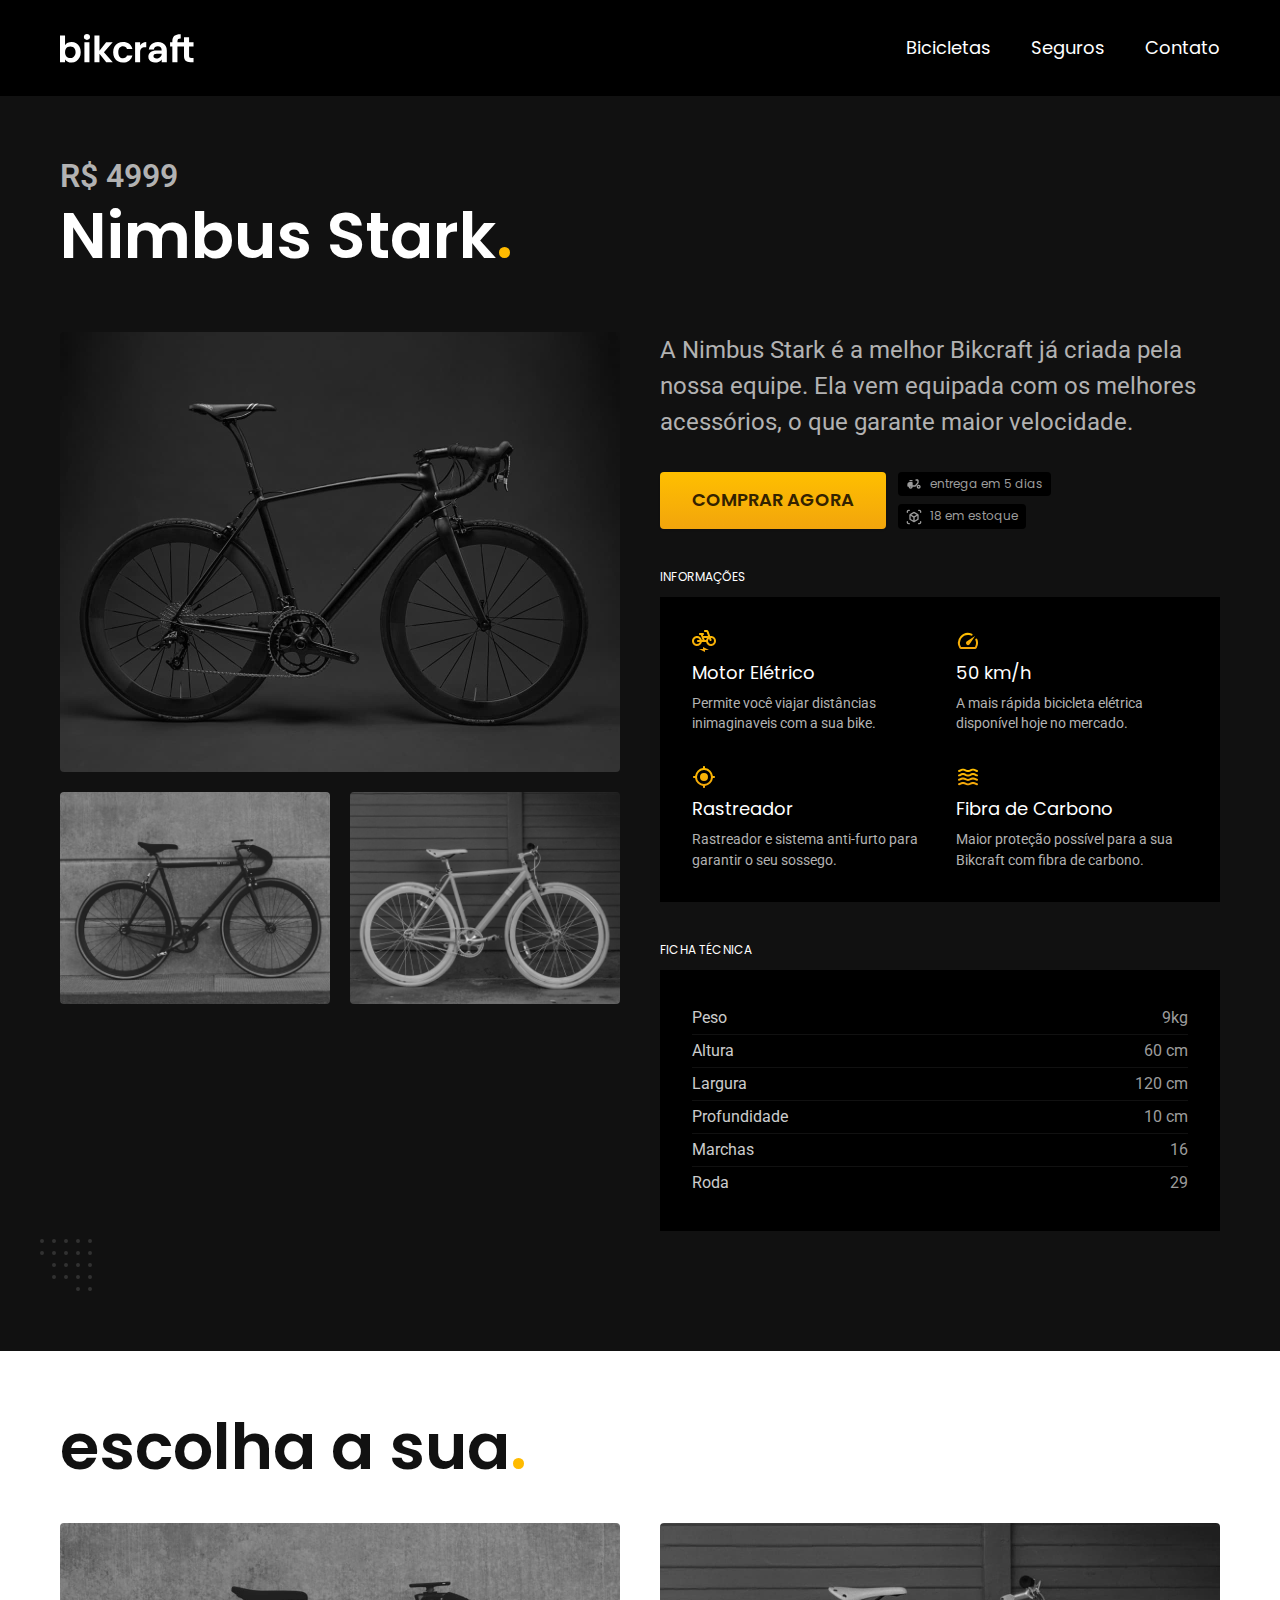
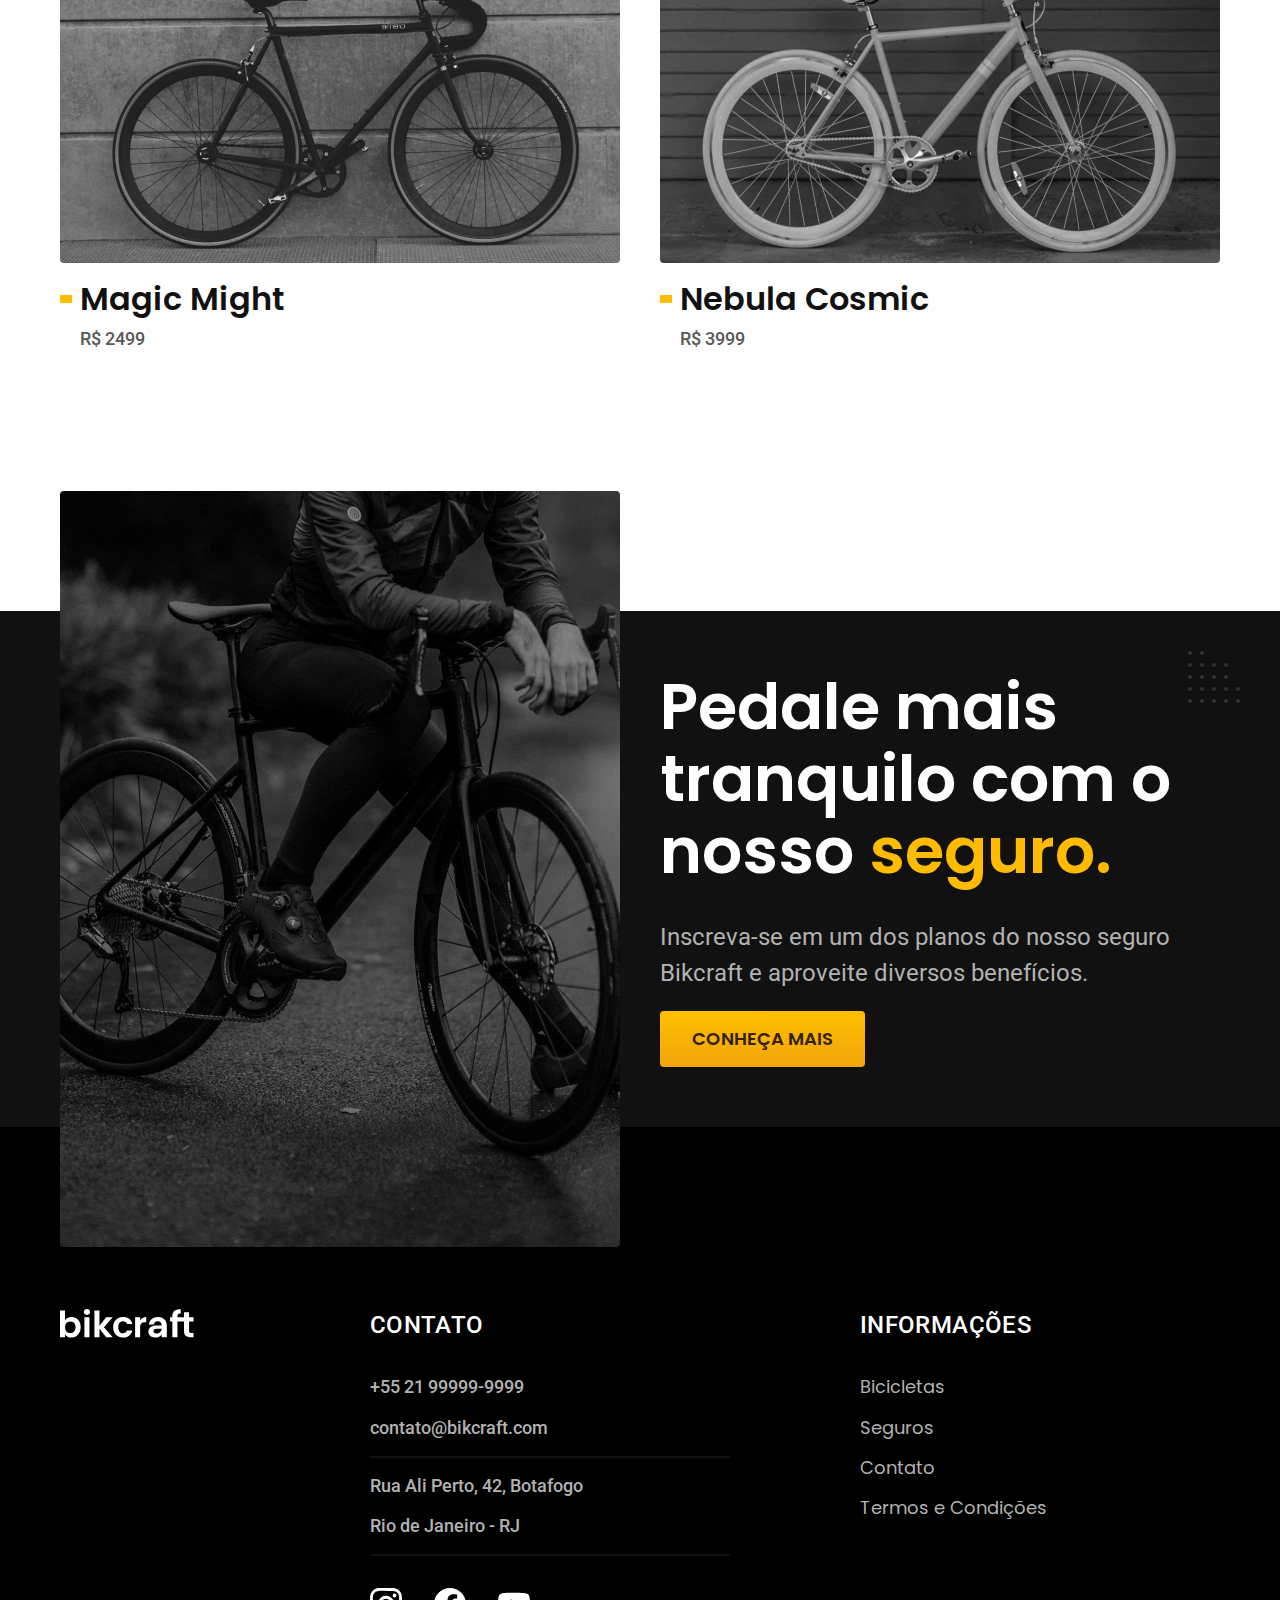
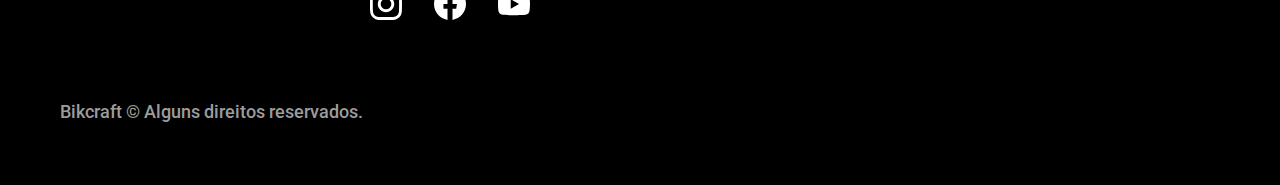
<file: bicicletas/nimbus.html>
<!DOCTYPE html>
<html lang="pt-br">

<head>
  <meta charset="UTF-8">
  <meta name="viewport" content="width=device-width, initial-scale=1.0">

  <title>Nimbus | Bikcraft</title>
  <meta name="description" content="Termos e condições.">

  <link rel="icon" href="../favicon.svg" type="image/svg+xml">
  <link rel="preload" href="../CSS/style.css" as="style">
  <link rel="stylesheet" href="../CSS/style.css">

  <link rel="preconnect" href="https://fonts.googleapis.com">
  <link rel="preconnect" href="https://fonts.gstatic.com" crossorigin>
  <link href="https://fonts.googleapis.com/css2?family=Poppins:wght@400;600&family=Roboto:wght@400;500&display=swap" rel="stylesheet">
  <link href="https://fonts.googleapis.com/css2?family=Merriweather:ital,wght@1,900&display=swap" rel="stylesheet">
</head>

<body id="bicicleta">
  <header class="header-bg">
    <div class="header container">
      <a href="../">
        <img src="../img/bikcraft.svg" alt="Bikcraft">
      </a>
      <nav aria-label="primaria">
        <ul class="header-menu font-1-m cor-0">
          <li><a href="../bicicletas.html">Bicicletas</a></li>
          <li><a href="../seguros.html">Seguros</a></li>
          <li><a href="../contato.html">Contato</a></li>
        </ul>
      </nav>
    </div>
  </header>

  <main class="titulo-bg">
    <div>
      <div class="titulo container">
        <p class="font-2-xl cor-5">R$ 4999</p>
        <h1 class="font-1-xxl cor-0">Nimbus Stark<span class="cor-p1">.</span></h1>
      </div>
    </div>
    <div class="bicicleta container">
      <div class="bicicleta-imagens">
        <img src="../img/bicicleta/nimbus1.jpg" alt="Bicicleta 1">
        <img src="../img/bicicleta/nimbus2.jpg" alt="Bicicleta 2">
        <img src="../img/bicicleta/nimbus3.jpg" alt="Bicicleta 3">
      </div>
      <div class="bicicleta-conteudo">
        <p class="font-2-l cor-5">A Nimbus Stark é a melhor Bikcraft já criada pela nossa equipe. Ela vem equipada com os melhores acessórios, o que garante maior velocidade.</p>
        <div class="bicicleta-comprar">
          <a class="botao" href="../orcamento.html?tipo=bikcraft&produto=nimbus">Comprar Agora</a>
          <span class="font-1-xs cor-6"><img src="../img/icones/entrega.svg" alt="">entrega em 5 dias</span>
          <span class="font-1-xs cor-6"><img src="../img/icones/estoque.svg" alt="">18 em estoque</span>
        </div>
        <h2 class="font-1-xs cor-0">Informações</h2>
        <ul class="bicicleta-informacoes">
          <li>
            <img src="../img/icones/eletrica.svg" alt="">
            <h3 class="font-1-m cor-0">Motor Elétrico</h3>
            <p class="font-2-xs cor-5">Permite você viajar distâncias inimaginaveis com a sua bike.</p>
          </li>
          <li>
            <img src="../img/icones/velocidade.svg" alt="">
            <h3 class="font-1-m cor-0">50 km/h</h3>
            <p class="font-2-xs cor-5">A mais rápida bicicleta elétrica disponível hoje no mercado.</p>
          </li>
          <li>
            <img src="../img/icones/rastreador.svg" alt="">
            <h3 class="font-1-m cor-0">Rastreador</h3>
            <p class="font-2-xs cor-5">Rastreador e sistema anti-furto para garantir o seu sossego.</p>
          </li>
          <li>
            <img src="../img/icones/carbono.svg" alt="">
            <h3 class="font-1-m cor-0">Fibra de Carbono</h3>
            <p class="font-2-xs cor-5">Maior proteção possível para a sua Bikcraft com fibra de carbono.</p>
          </li>
        </ul>
        <h2 class="font-1-xs cor-0">Ficha Técnica</h2>
        <ul class="bicicleta-ficha font-2-s cor-4">
          <li>Peso<span>9kg</span></li>
          <li>Altura<span>60 cm</span></li>
          <li>Largura<span>120 cm</span></li>
          <li>Profundidade<span>10 cm</span></li>
          <li>Marchas<span>16</span></li>
          <li>Roda<span>29</span></li>
        </ul>
      </div>
    </div>
  </main>

  <article class="bicicletas-lista container">
    <h2 class="font-1-xxl">escolha a sua<span class="cor-p1">.</span></h2>
    <ul>
      <li>
        <a href="./magic.html">
          <img src="../img/bicicletas/magic.jpg" alt="Bicicleta preta">
          <h3 class="font-1-xl">Magic Might</h3>
          <span class="font-2-m cor-8">R$ 2499</span>
        </a>
      </li>
      <li>
        <a href="./nebula.html">
          <img src="../img/bicicletas/nebula.jpg" alt="Bicicleta preta">
          <h3 class="font-1-xl">Nebula Cosmic</h3>
          <span class="font-2-m cor-8">R$ 3999</span>
        </a>
      </li>
    </ul>
  </article>

  <article class="seguro-bg">
    <div class="seguro container">
      <div class="seguro-imagem">
        <img src="../img/fotos/seguros.jpg" alt="Pessoa parada em cima de uma bicicleta.">
      </div>
      <div class="seguro-conteudo">
        <h2 class="font-1-xxl cor-0">Pedale mais tranquilo com o nosso <span class="cor-p1">seguro.</span></h2>
        <p class="font-2-l cor-5">Inscreva-se em um dos planos do nosso seguro Bikcraft e aproveite diversos benefícios.</p>
        <a href="../seguros.html" class="botao">Conheça mais</a>
      </div>
    </div>

  </article>

  <footer class="footer-bg">
    <div class="footer container">
      <img src="../img/bikcraft.svg" alt="Bikcraft">
      <div class="footer-contato">
        <h3 class="font-2-l-b cor-0">Contato</h3>
        <ul class="font-2-m cor-5">
          <li><a href="tel:+5599999999999">+55 21 99999-9999</a></li>
          <li><a href="mailto:contato@bikcraft.com">contato@bikcraft.com</a></li>
          <li>Rua Ali Perto, 42, Botafogo</li>
          <li>Rio de Janeiro - RJ</li>
        </ul>

        <div class="footer-redes">
          <a href="../">
            <img src="../img/redes/instagram.svg" alt="Instagram">
          </a>
          <a href="../">
            <img src="../img/redes/facebook.svg" alt="Facebook">
          </a>
          <a href="../">
            <img src="../img/redes/youtube.svg" alt="YouTube">
          </a>
        </div>
      </div>
      <div class="footer-informacoes">
        <h3 class="font-2-l-b cor-0">Informações</h3>
        <nav>
          <ul class="font-1-m cor-5">
            <li><a href="../bicicletas.html">Bicicletas</a></li>
            <li><a href="../seguros.html">Seguros</a></li>
            <li><a href="../contato.html">Contato</a></li>
            <li><a href="../termos.html">Termos e Condições</a></li>
          </ul>
        </nav>
      </div>
      <p class="footer-copy font-2-m cor-6">Bikcraft © Alguns direitos reservados.</p>
    </div>
  </footer>

  <script src="../js/script.js"></script>
</body>

</html>
</file>
<file: CSS/style.css>
@import "./global/global.css";
@import "./utilidades/tipografia.css";
@import "./utilidades/cores.css";

@import "./global/header.css";
@import "./global/footer.css";

/* Utilidades */
@import "./utilidades/componentes.css";
@import "./utilidades/formulario.css";

/* Homes */
@import "./home/introducao.css";
@import "./home/tecnologia.css";
@import "./home/parceiros.css";
@import "./home/depoimento.css";

/* Bicicletas */
@import "./bicicletas/bicicletas-lista.css";
@import "./bicicletas/bicicletas.css";

/* Bicicleta */
@import "./bicicleta/bicicleta.css";
@import "./bicicleta/seguro.css";

/* Seguros */
@import "./seguros/seguros.css";
@import "./seguros/vantagens.css";
@import "./seguros/perguntas.css";

/* Contato */
@import "./contato/contato.css";
@import "./contato/lojas.css";

/* Orçamento */
@import "./orcamento/orcamento.css";

/* Termos */
@import "./termos/termos.css";
</file>
